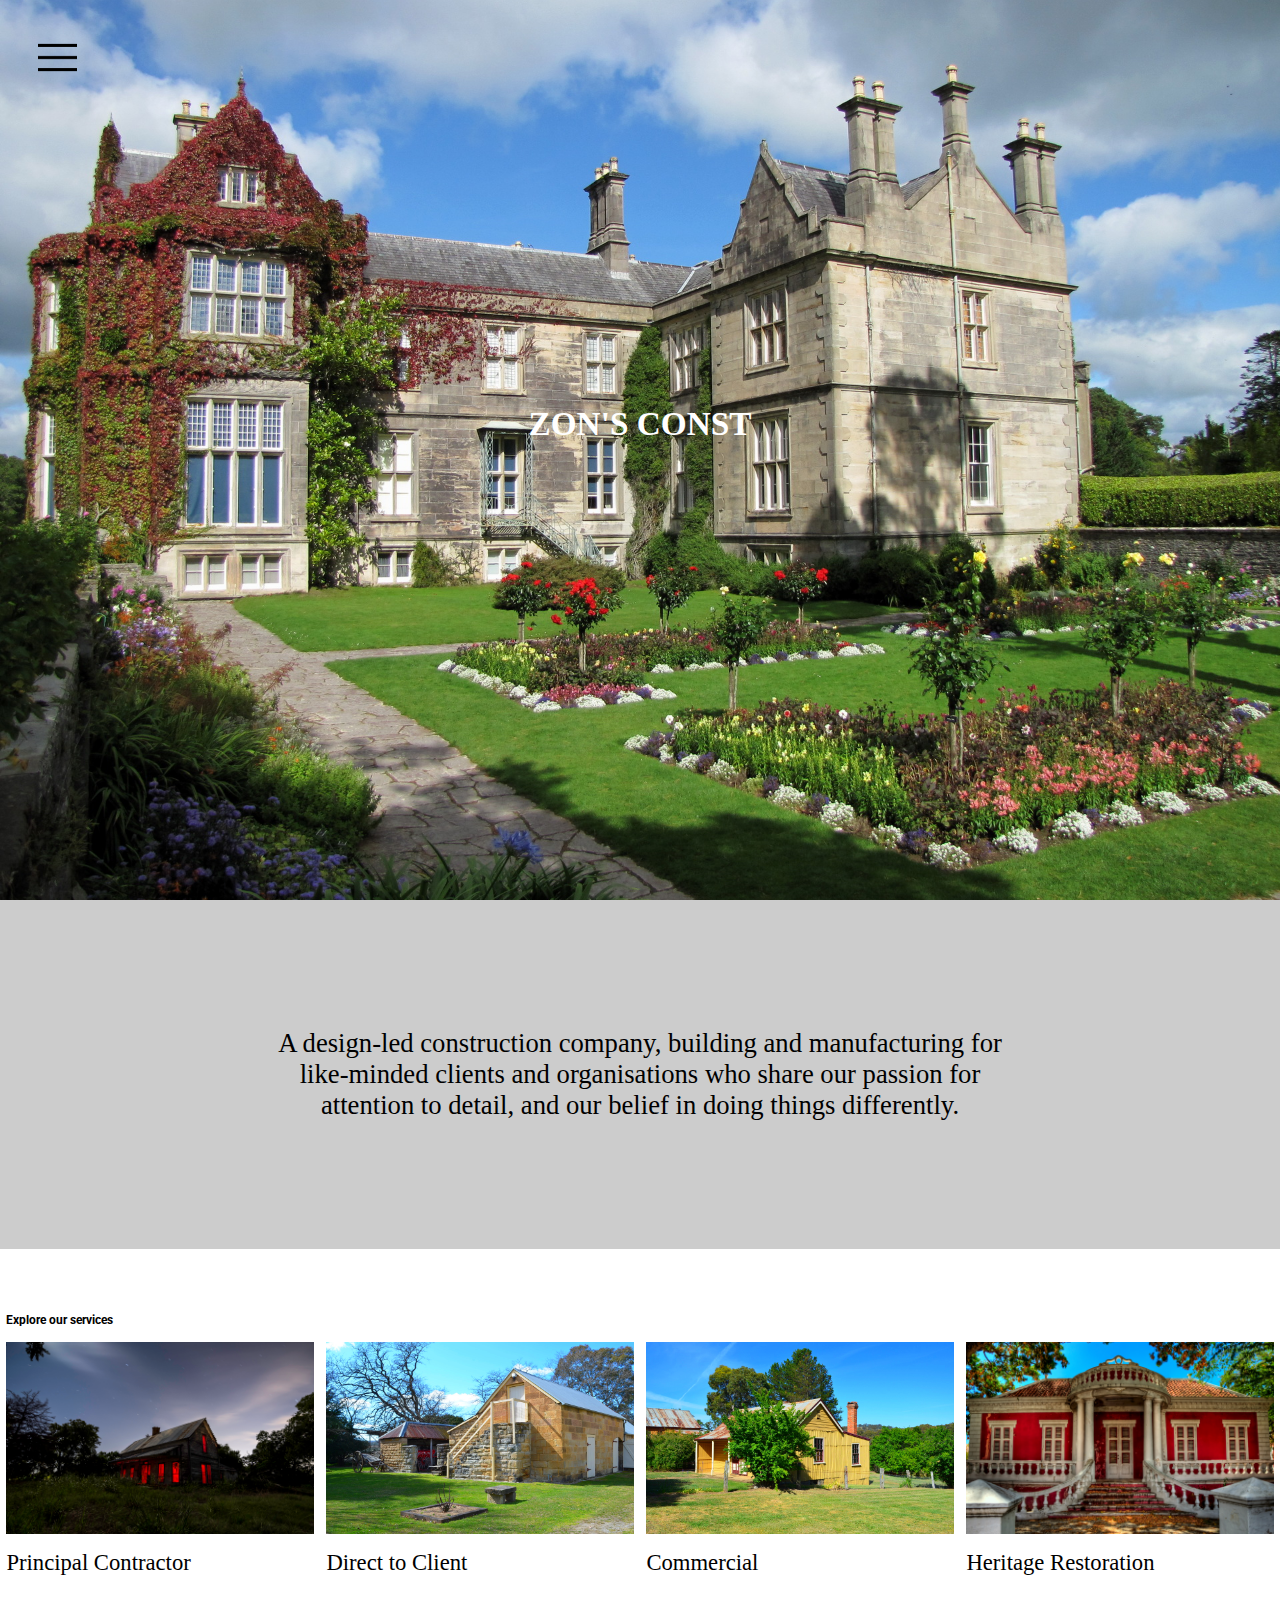
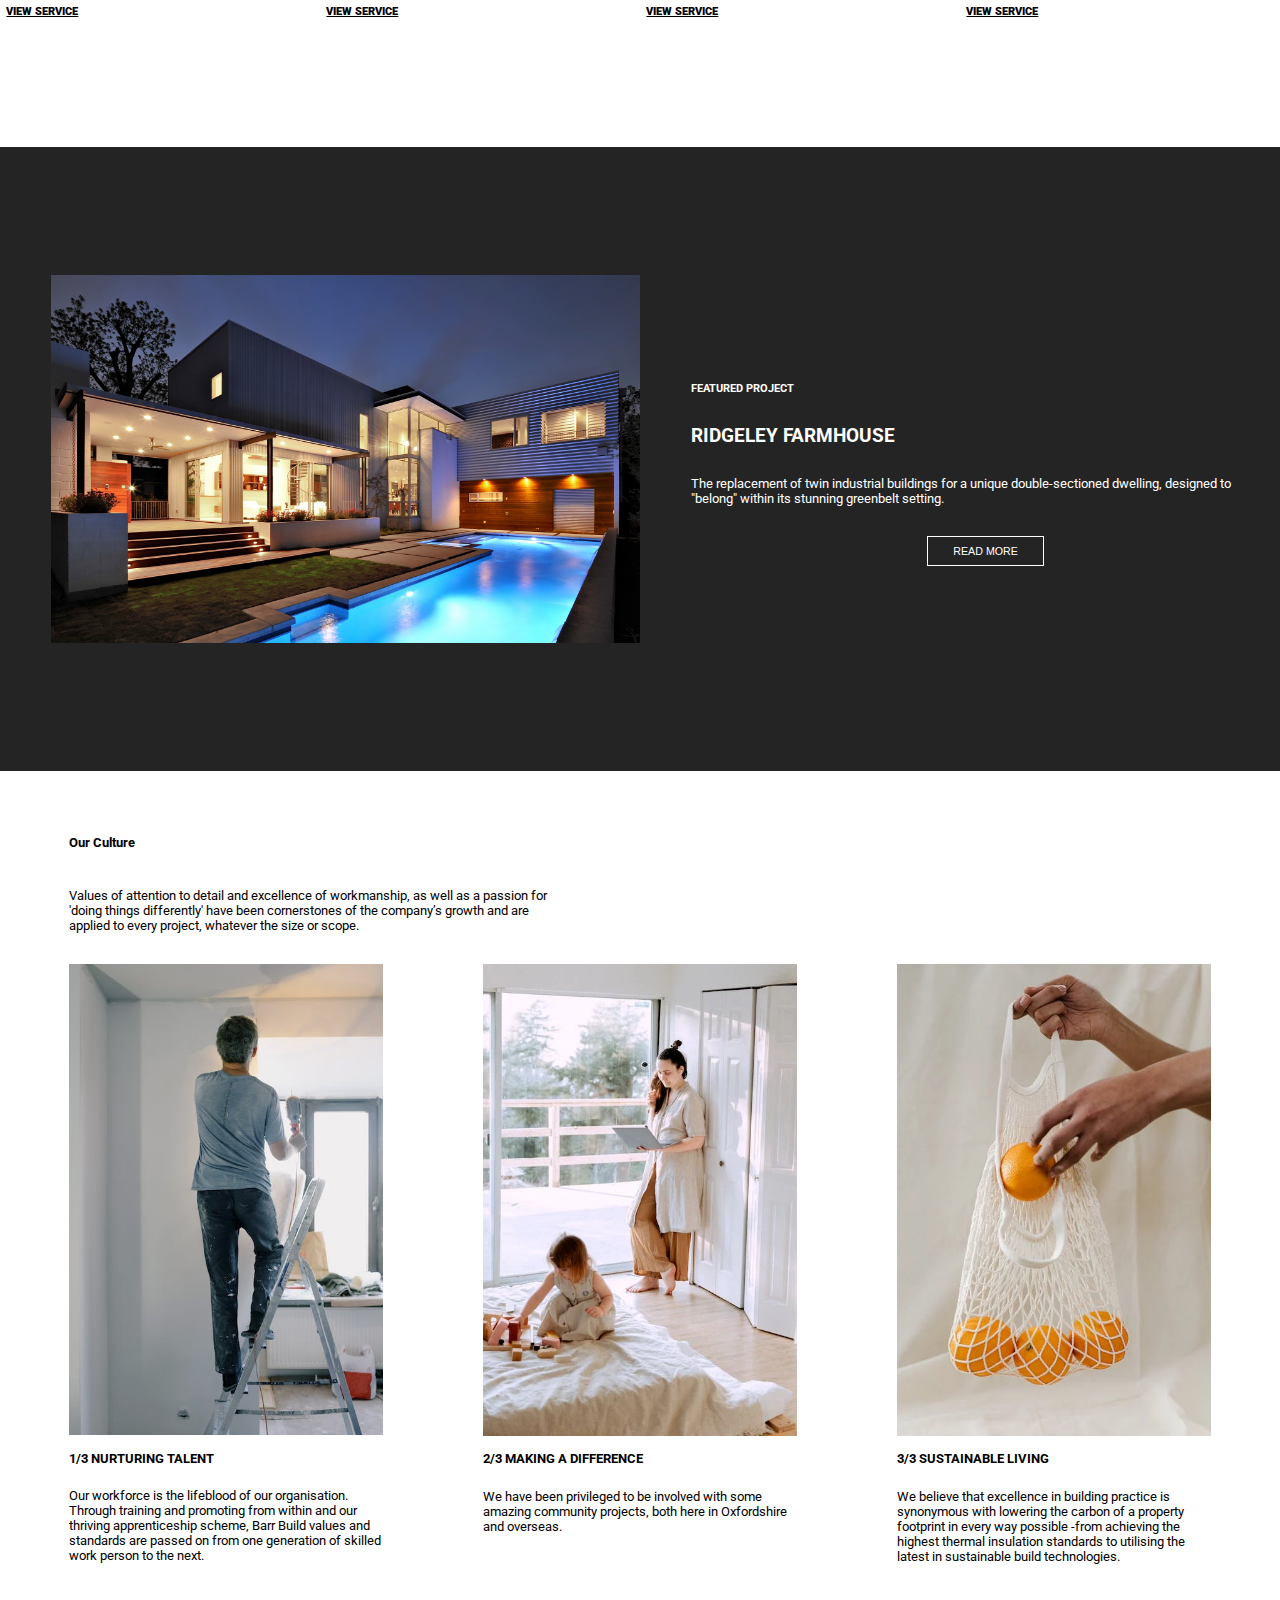
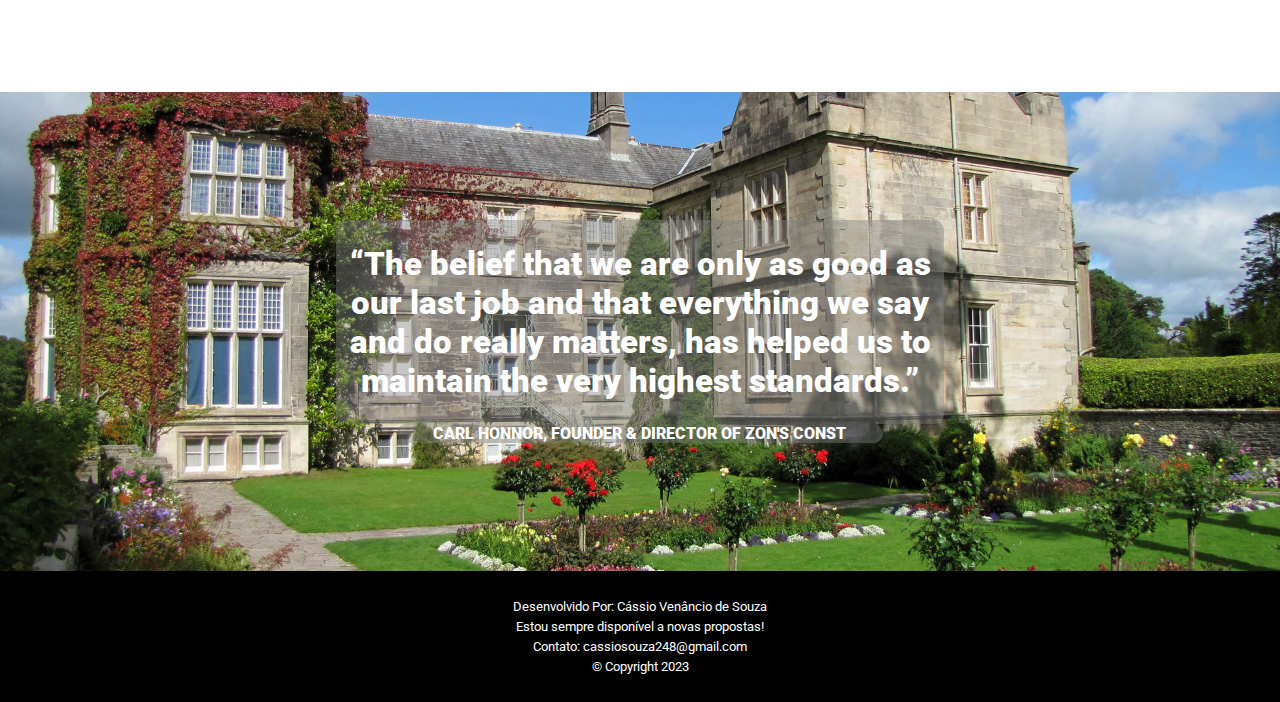
<file: index.html>
<!DOCTYPE html>
<html lang="pt-br">
<head>
    <meta charset="UTF-8">
    <meta http-equiv="X-UA-Compatible" content="IE=edge">
    <meta name="viewport" content="width=device-width, initial-scale=1.0">
    <title>ZON'S CONST</title>
    <link rel="stylesheet" href="CSS/style.css">
</head>
<body onload="ImgSize()">
    <section id="indexsize" class="indexback">
        <h1>ZON'S CONST</h1>
    </section>
    <section class="about" id="animation">
        <p>A design-led construction company, building and manufacturing for like-minded clients and organisations who share our passion for attention to detail, and our belief in doing things differently.</p>
    </section>
    <section class="services">
        <h2>Explore our services</h2>
        <div class="container-services">
            <div>
                <img class="fixsize" src="assets/702754.jpg" alt="Image of a house">
                <h3>Principal Contractor</h3>
                <p><a href="contractor.html">VIEW SERVICE</a></p>
            </div>
            <div>
                <img src="assets/house2.jpg" alt="Image of a house">
                <h3>Direct to Client</h3>
                <p><a href="direct.html">VIEW SERVICE</a></p>
            </div>
            <div>
                <img src="assets/house3.jpg" alt="Image of a house">
                <h3>Commercial</h3>
                <p><a href="commercial.html">VIEW SERVICE</a></p>
            </div>
            <div>
                <img src="assets/house4.jpg" alt="Image of a house">
                <h3>Heritage Restoration</h3>
                <p><a href="restoration.html">VIEW SERVICE</a></p>
            </div>
        </div>
    </section>
    <section class="project">
        <div class="container-project">
            <div>   
                <img src="assets/house5.jpg" alt="">
            </div>
            <div>
                <h2>FEATURED PROJECT</h2>
                <h3>RIDGELEY FARMHOUSE</h3>
                <p>The replacement of twin industrial buildings for a unique double-sectioned dwelling, designed to "belong" within its stunning greenbelt setting.</p>
                <input type="button" value="READ MORE">
            </div>
        </div>
    </section>
    <section class="culture">
        <div>
            <h2>Our Culture</h2>
            <p>Values of attention to detail and excellence of workmanship, as well as a passion for 'doing things differently' have been cornerstones of the company’s growth and are applied to every project, whatever the size or scope.</p>
        </div>
        <div>
            <div class="container-culture">
                <div>
                    <img src="assets/paint.jpg" alt="">
                    <h3>1/3 NURTURING TALENT</h3>
                    <p>Our workforce is the lifeblood of our organisation. Through training and promoting from within and our thriving apprenticeship scheme, Barr Build values and standards are passed on from one generation of skilled work person to the next.</p>
                </div>
                <div>
                    <img src="assets/work.jpg" alt="">
                    <h3>2/3 MAKING A DIFFERENCE</h3>
                    <p>We have been privileged to be involved with some amazing community projects, both here in Oxfordshire and overseas.</p>
                </div>
                <div>
                    <img src="assets/susten.jpg" alt="">
                    <h3>3/3 SUSTAINABLE LIVING</h3>
                    <p>We believe that excellence in building practice is synonymous with lowering the carbon of a property footprint in every way possible -from achieving the highest thermal insulation standards to utilising the latest in sustainable build technologies.</p>
                </div>
        </div>
        </div>
    </section>
    <section class="frase">
        <div>
            <p>“The belief that we are only as good as our last job and that everything we say and do really matters, has helped us to maintain the very highest standards.”</p>
            <aside>CARL HONNOR, FOUNDER & DIRECTOR OF ZON'S CONST</aside>
        </div>
    </section>
    <section id="fixedMenu" class="menu">
        <img id="ImgCallerMenu" src="assets/menu.ico" alt="">
    </section>
    <section id="op" class="options">
        <div class="chooses">
            <p><a href="index.html">HOME</a></p>
            <p><a href="about.html">ABOUT</a></p>
            <p><a href="index.html">PROJECTS</a></p>
            <p><a href="contact.html">CONTACT</a></p>
        </div>
        <div class="contato">
            <aside>GET IN TOUCH</aside>
            <p>cassiosouza248@gmail.com</p>
            <p>55+ (48) 9880-30904</p>
        </div>
    </section>
    <footer>
        <p>Desenvolvido Por: Cássio Venâncio de Souza</p>
        <p>Estou sempre disponível a novas propostas!</p>
        <p>Contato: cassiosouza248@gmail.com</p>
        <p>© Copyright 2023</p>
    </footer>
    <script src="JavaScript/script.js"></script>
</body>
</html>
</file>
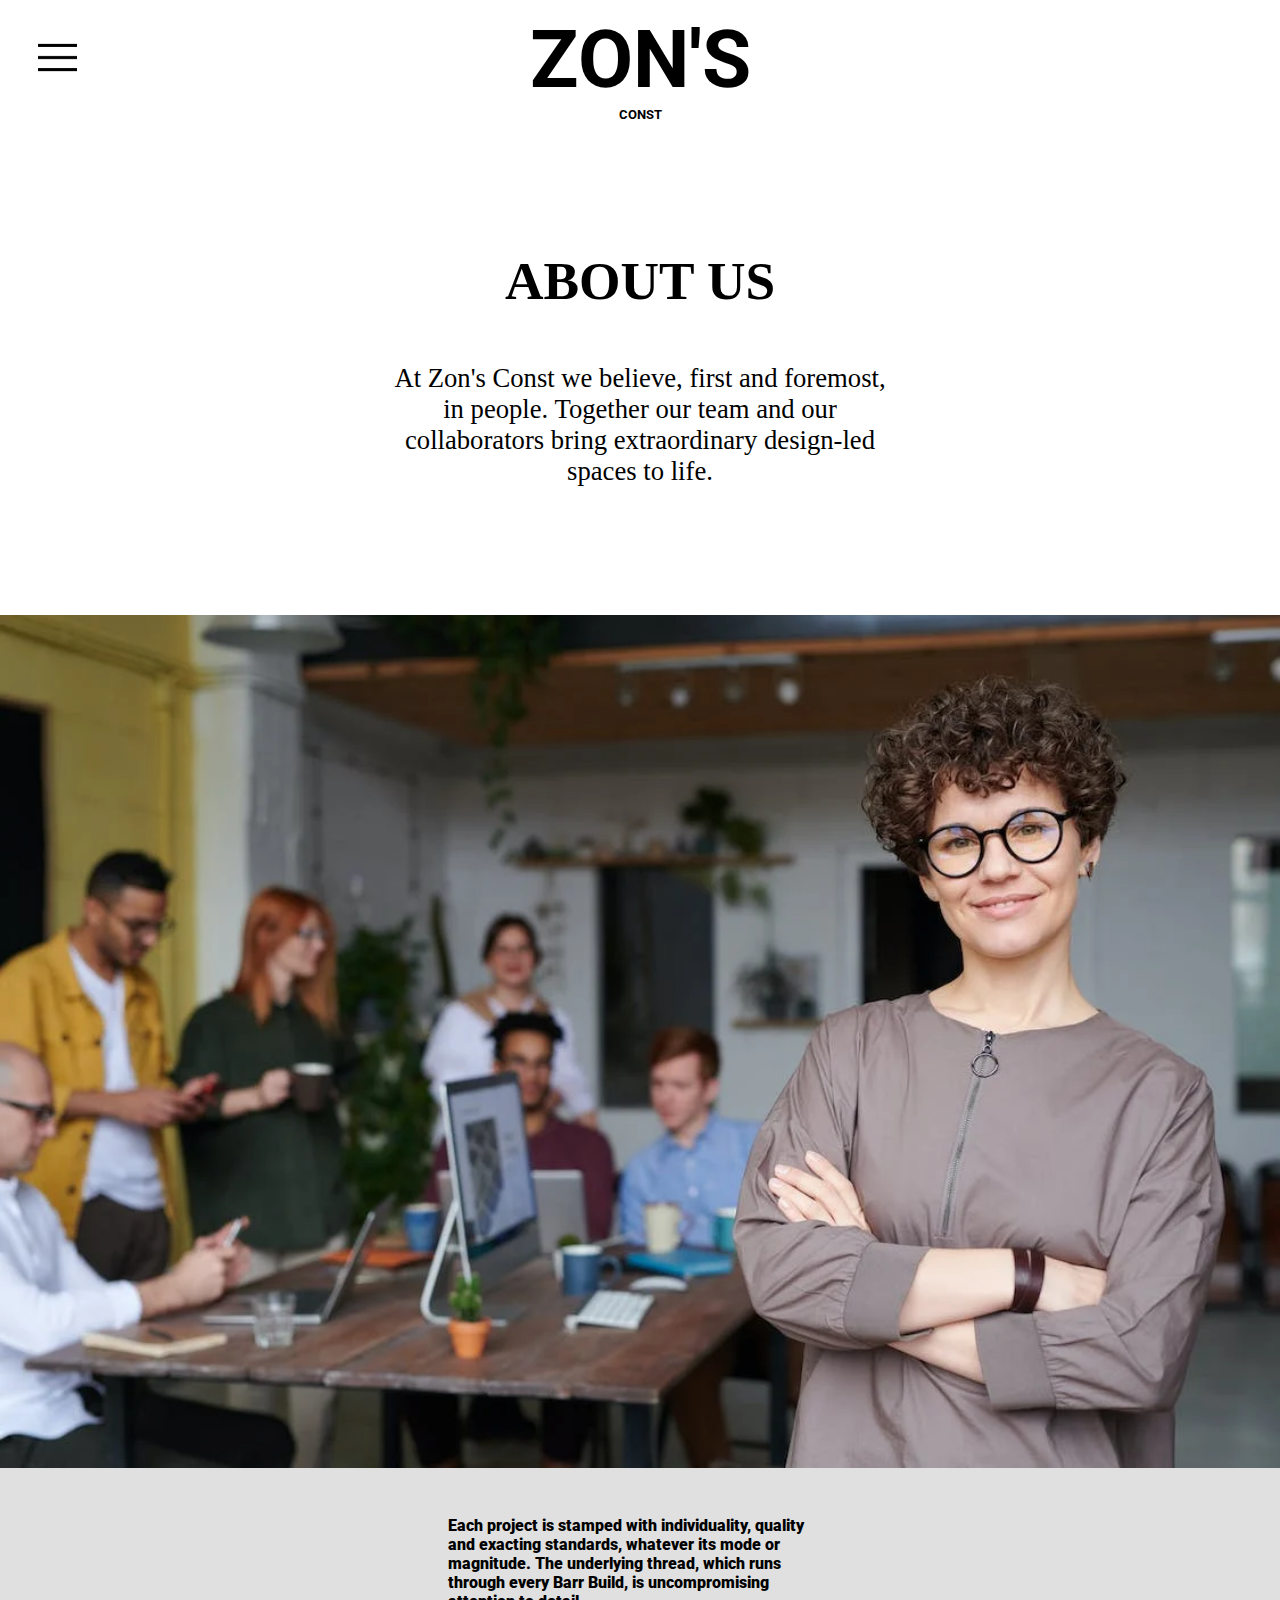
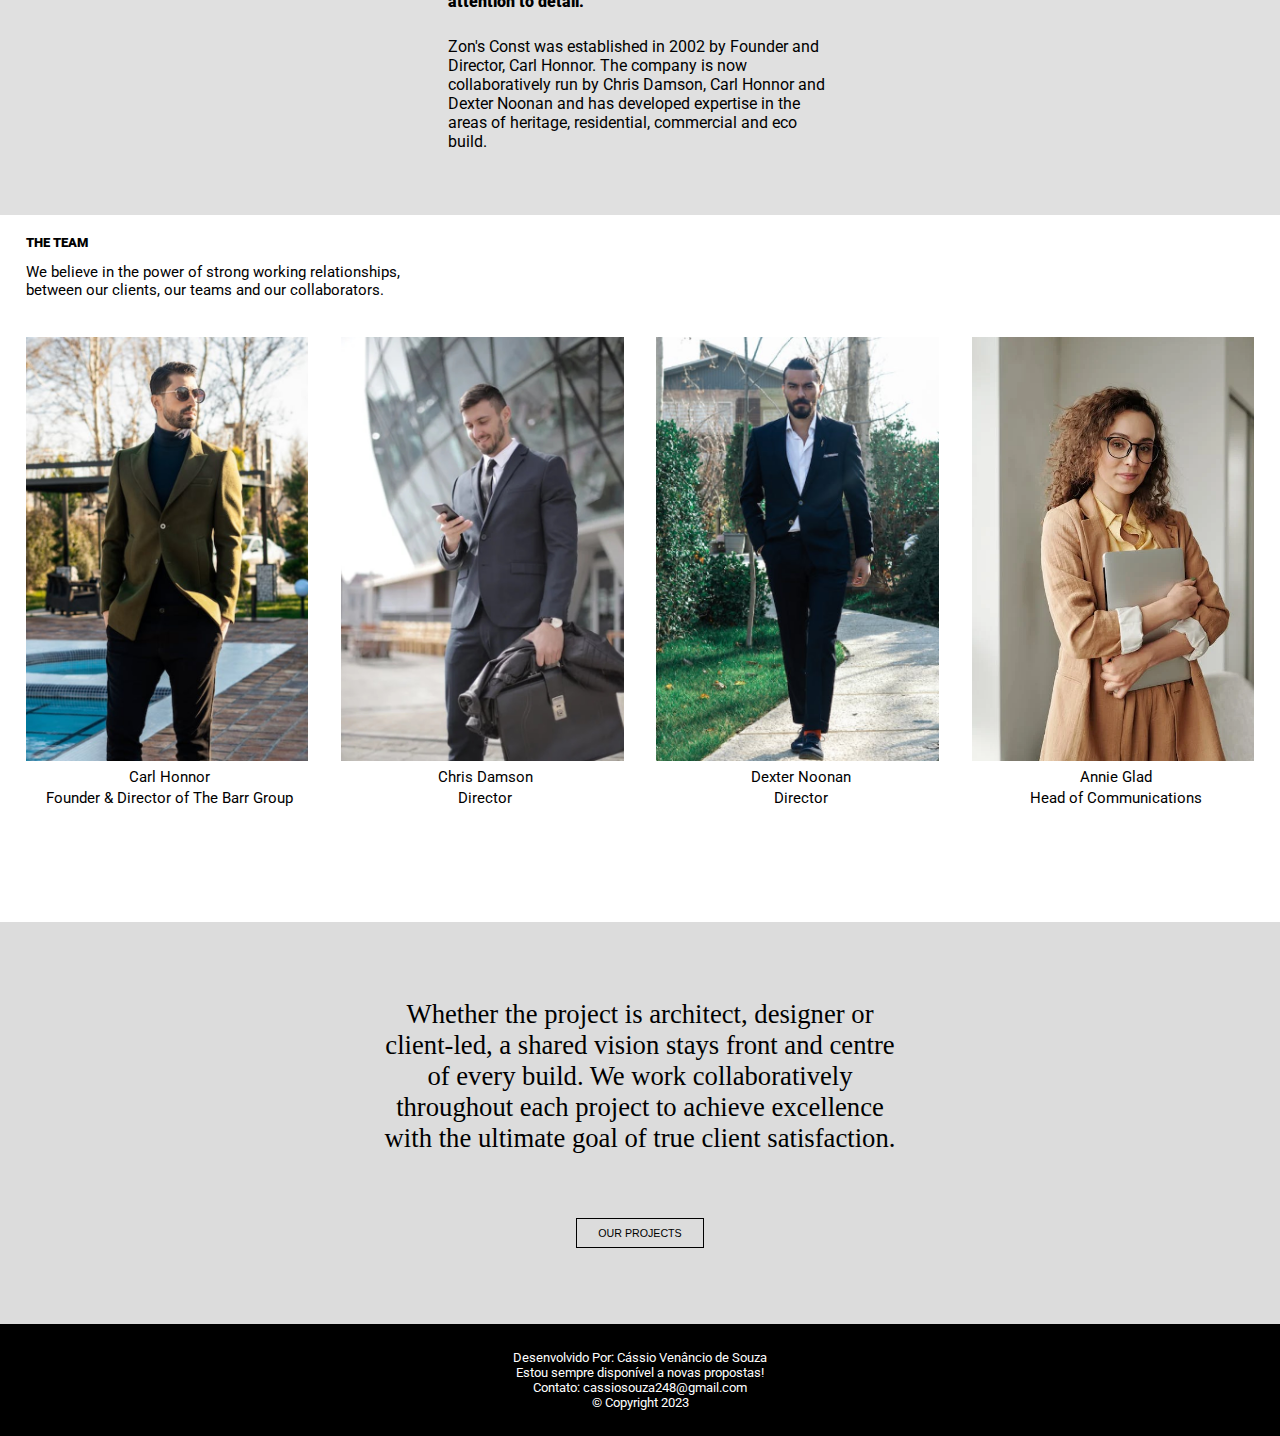
<file: about.html>
<!DOCTYPE html>
<html lang="pt-br">
<head>
    <meta charset="UTF-8">
    <meta http-equiv="X-UA-Compatible" content="IE=edge">
    <meta name="viewport" content="width=device-width, initial-scale=1.0">
    <title>About - ZON'S CONST</title>
    <link rel="stylesheet" href="CSS/about.css">
</head>
<body>
        <header>
            <h1>ZON'S</h1>
            <h1 class="const">CONST</h1>
        </header>
        <main id="closemenuabout">
            <section class='container-about'>
                <h2>ABOUT US</h2>
                <p>At Zon's Const we believe, first and foremost, in people. Together our team and our collaborators bring extraordinary design-led spaces to life.</p>
                <img src="assets/people.jpg" alt="">
            </section>
            <section class="MoreAbout">
                <p class="bebold">Each project is stamped with individuality, quality and exacting standards, whatever its mode or magnitude. The underlying thread, which runs through every Barr Build, is uncompromising attention to detail.</p>
                <p class="margin">Zon's Const was established in 2002 by Founder and Director, Carl Honnor. The company is now collaboratively run by Chris Damson, Carl Honnor and Dexter Noonan and has developed expertise in the areas of heritage, residential, commercial and eco build.
                </p>
            </section>
            <section class="theteam">
                <h2>THE TEAM</h2>
                <p>We believe in the power of strong working relationships, between our clients, our teams and our collaborators.</p>
                <div id="teamcellJS" class="teamCell">
                    <img id="ImgPeople" src="assets/man1.jpg" alt="">
                    <p id="name">Carl Honnor</p>
                    <p id="Job">Founder & Director of The Barr Group</p>
                    <div class="flexbuttons">
                        <p id="right">Next</p>
                        <p id="left">Previous</p>
                    </div>
                </div>
                <div class='container-teamPC'>
                    <div>
                        <img src="assets/man1.jpg" alt="">
                        <p>Carl Honnor</p>
                        <p>Founder & Director of The Barr Group</p>
                    </div>
                    <div>
                        <img src="assets/man2.jpg" alt="">
                        <p>Chris Damson</p>
                        <p>Director</p>
                    </div>
                    <div>
                        <img src="assets/man3.jpg" alt="">
                        <p>Dexter Noonan</p>
                        <p>Director</p>
                    </div>
                    <div>
                        <img src="assets/man4.jpg" alt="">
                        <p>Annie Glad</p>
                        <p>Head of Communications</p>
                    </div>
                </div>
            </section>
        <section class="projects">
            <p>Whether the project is architect, designer or client-led, a shared vision stays front and centre of every build. We work collaboratively throughout each project to achieve excellence with the ultimate goal of true client satisfaction.</p>
            <input type="button" value="OUR PROJECTS">
        </section>
    </main>
    <section id="fixedMenu" class="menu">
        <img id="ImgCallerMenu" src="assets/menu.ico" alt="">
    </section>
    <section id="op" class="options">
        <div class="chooses">
            <p><a href="index.html">HOME</a></p>
            <p><a href="about.html">ABOUT</a></p>
            <p><a href="index.html">PROJECTS</a></p>
            <p><a href="contact.html">CONTACT</a></p>
        </div>
        <div class="contato">
            <aside>GET IN TOUCH</aside>
            <p>cassiosouza248@gmail.com</p>
            <p>55+ (48) 9880-30904</p>
        </div>
    </section>
    <footer>
        <p>Desenvolvido Por: Cássio Venâncio de Souza</p>
        <p>Estou sempre disponível a novas propostas!</p>
        <p>Contato: cassiosouza248@gmail.com</p>
        <p>© Copyright 2023</p>
    </footer>
    <script src="JavaScript/script.js"></script>
    <script src="JavaScript/images.js"></script>
</body>
</html>
</file>
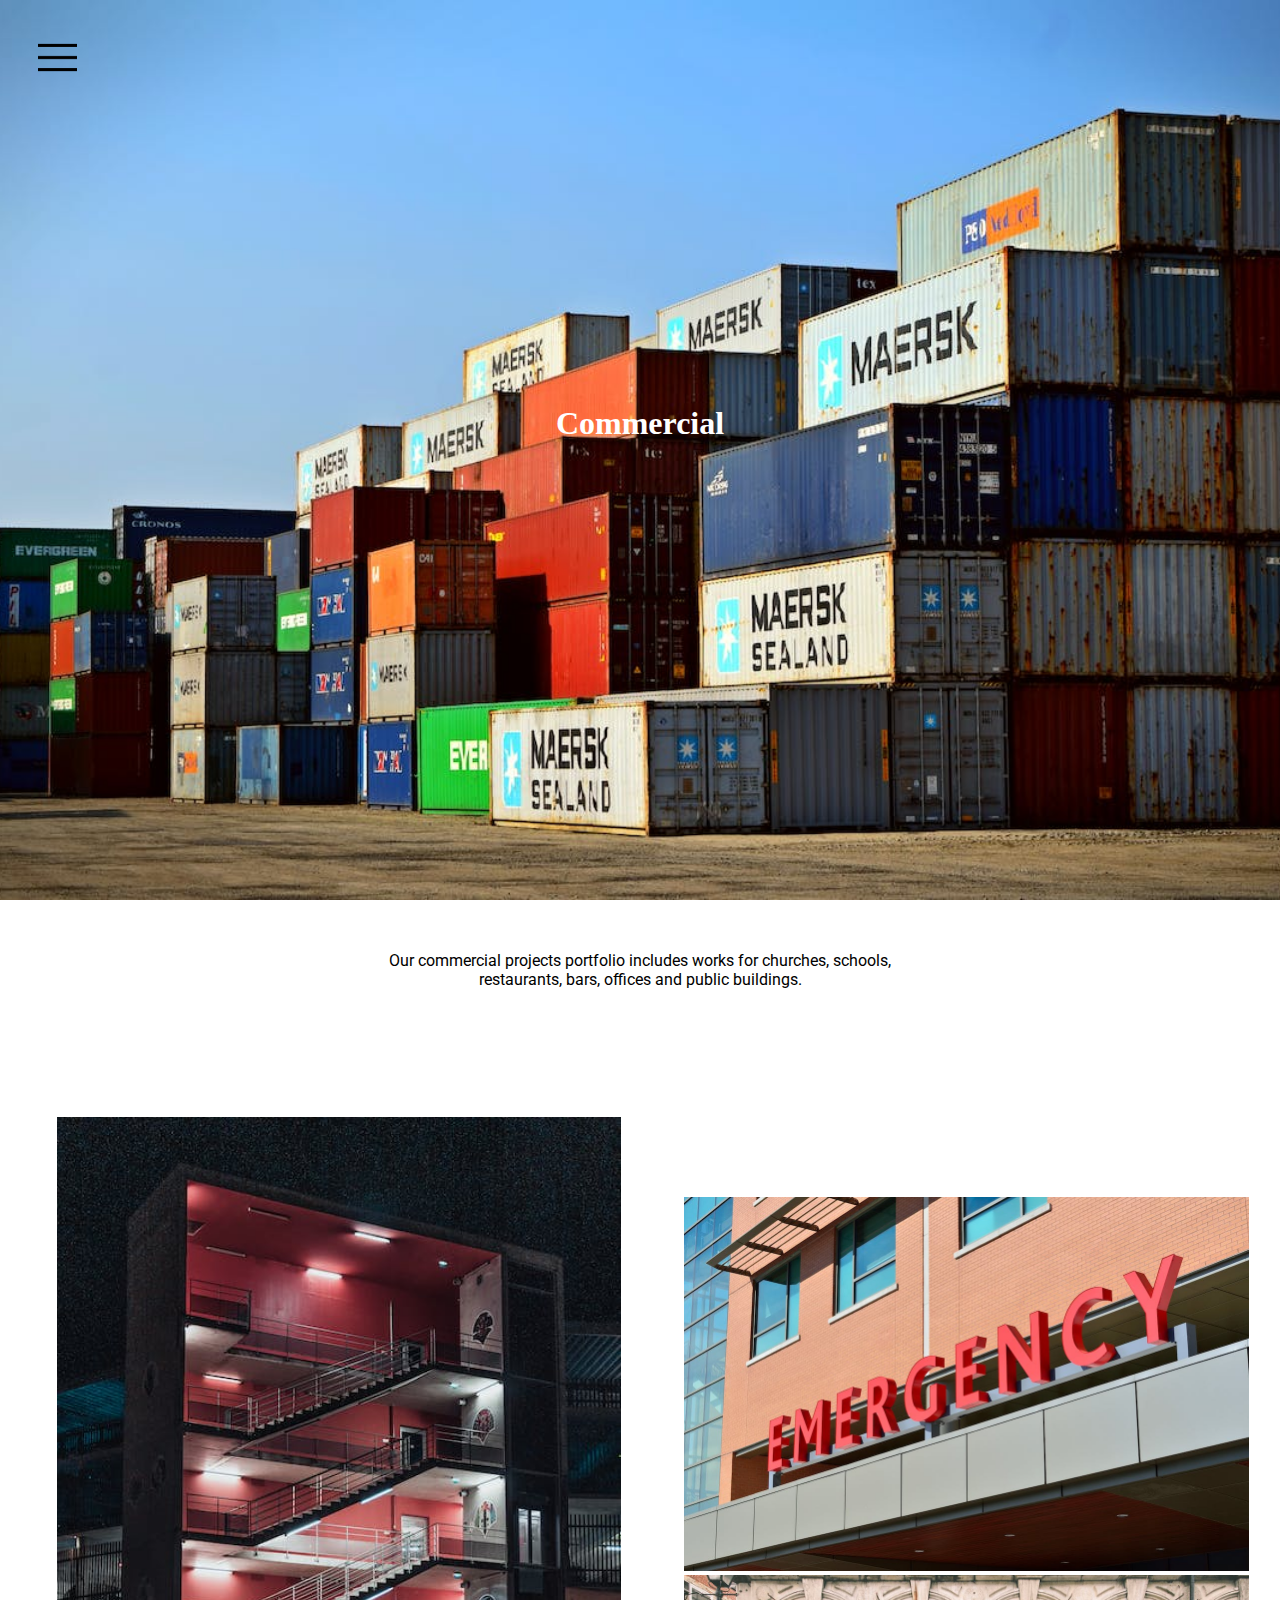
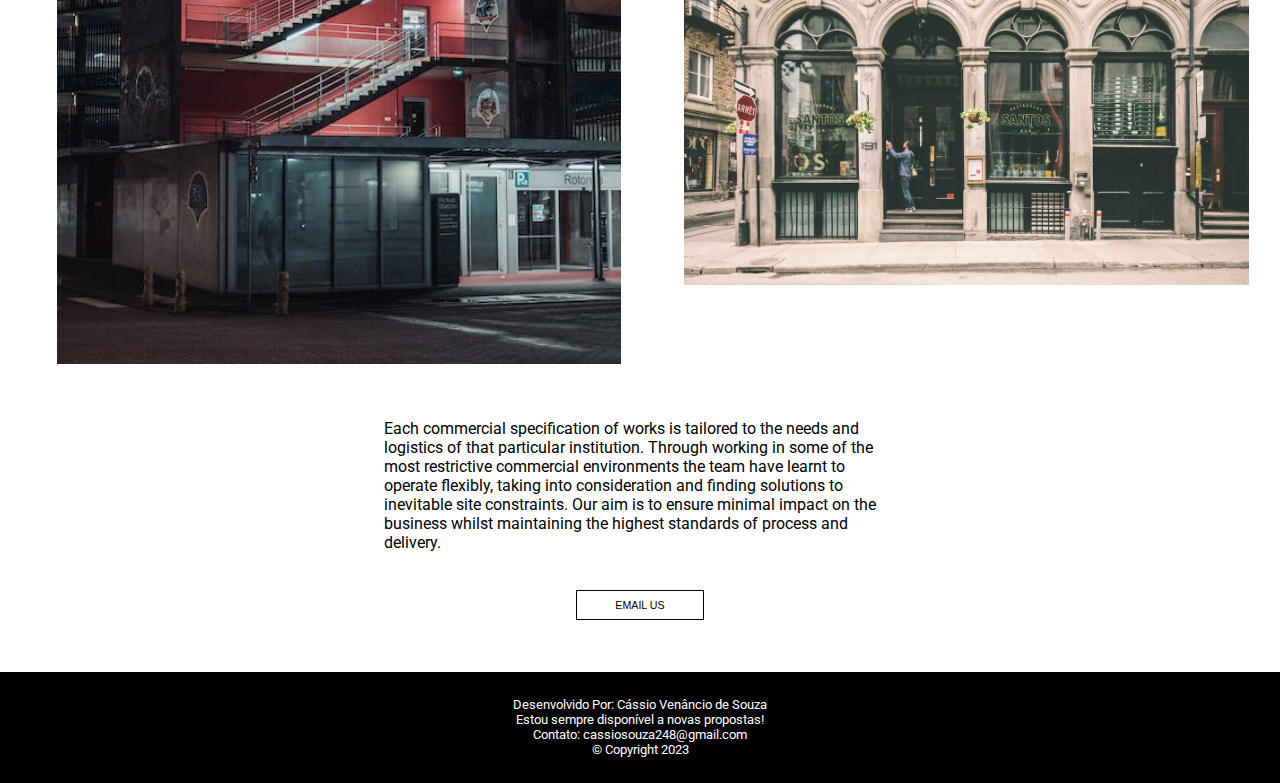
<file: commercial.html>
<!DOCTYPE html>
<html lang="pt-br">
<head>
    <meta charset="UTF-8">
    <meta http-equiv="X-UA-Compatible" content="IE=edge">
    <meta name="viewport" content="width=device-width, initial-scale=1.0">
    <title>Commercial</title>
    <link rel="stylesheet" href="CSS/contractor.css">
</head>
<body onload="ImgSize()">
    <section id="indexsize" class="indexback3">
        <h1>Commercial</h1>
    </section>
    <section class="contractor">
        <p>Our commercial projects portfolio includes works for churches, schools, restaurants, bars, offices and public buildings.</p>
        <div class='container-contract'>
            <div>
                <img src="assets/commercial3.jpeg" alt="">
            </div>
            <div class="ImgSeps">
                <div>
                    <img src="assets/commercial1.jpeg" alt="">
                </div>
                <div>
                    <img src="assets/commercial2.jpeg" alt="">
                </div>
            </div>
        </div>
        <div class="LeftP">
            <p>Each commercial specification of works is tailored to the needs and logistics of that particular institution. Through working in some of the most restrictive commercial environments the team have learnt to operate flexibly, taking into consideration and finding solutions to inevitable site constraints. Our aim is to ensure minimal impact on the business whilst maintaining the highest standards of process and delivery.</p>
            <input type="button" value="EMAIL US">
        </div>
    </section>
    <section id="fixedMenu" class="menu">
        <img id="ImgCallerMenu" src="assets/menu.ico" alt="">
    </section>
    <section id="op" class="options">
        <div class="chooses">
            <p><a href="index.html">HOME</a></p>
            <p><a href="about.html">ABOUT</a></p>
            <p>SERVICES</p>
            <p>PROJECTS</p>
        </div>
        <div class="contato">
            <aside>GET IN TOUCH</aside>
            <p>cassiosouza248@gmail.com</p>
            <p>55+ (48) 9880-30904</p>
        </div>
    </section>
    <footer>
        <p>Desenvolvido Por: Cássio Venâncio de Souza</p>
        <p>Estou sempre disponível a novas propostas!</p>
        <p>Contato: cassiosouza248@gmail.com</p>
        <p>© Copyright 2023</p>
    </footer>
    <script src="JavaScript/script.js"></script>
</body>
</html>
</file>
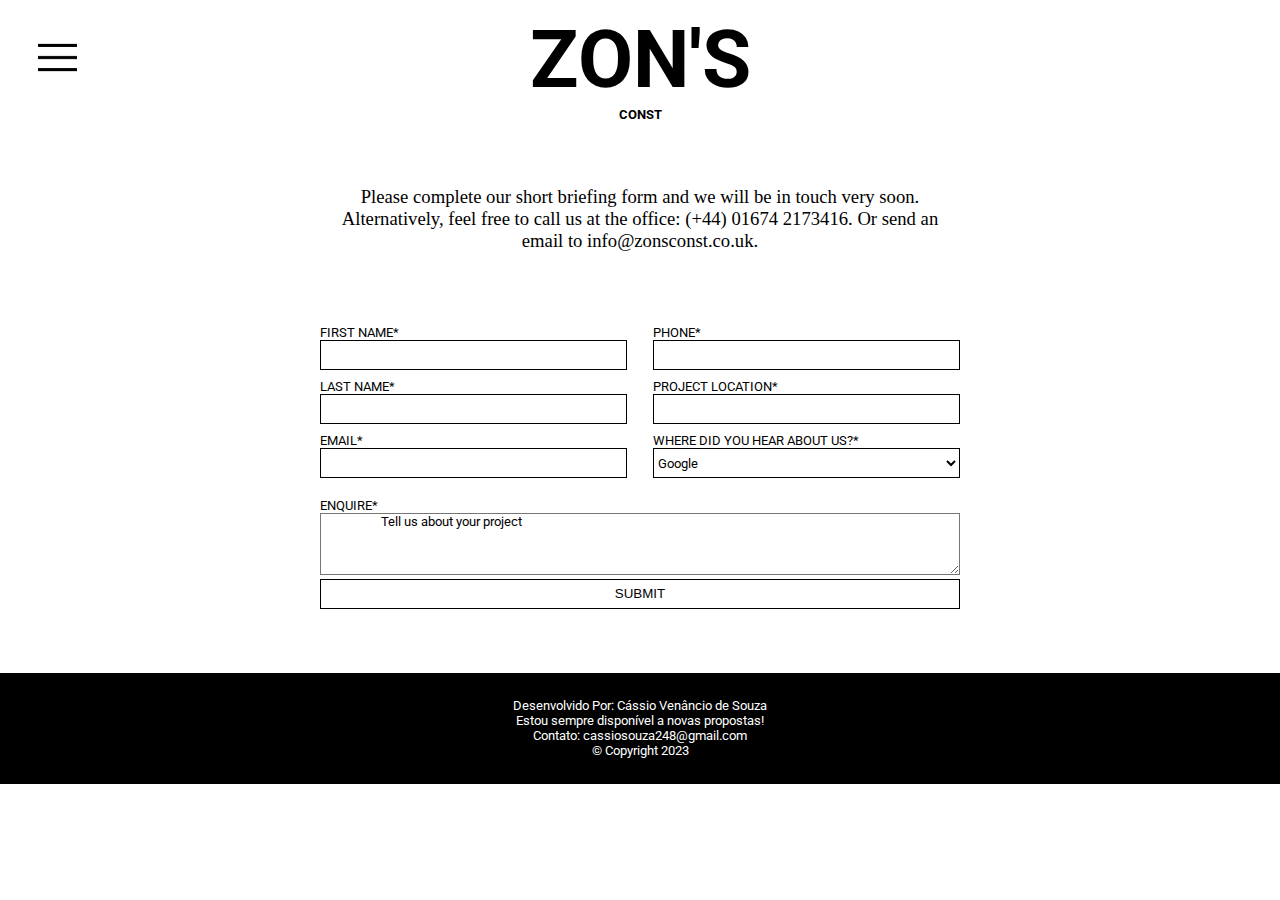
<file: contact.html>
<!DOCTYPE html>
<html lang="pt-br">
<head>
    <meta charset="UTF-8">
    <meta http-equiv="X-UA-Compatible" content="IE=edge">
    <meta name="viewport" content="width=device-width, initial-scale=1.0">
    <title>Contact</title>
    <link rel="stylesheet" href="CSS/contact.css">
</head>
<body>
    <header>
        <h1>ZON'S</h1>
        <h1 class="const">CONST</h1>
    </header>
    <section class="Frase">
        <p>Please complete our short briefing form and we will be in touch very soon. Alternatively, feel free to call us at the office: (+44) 01674 2173416. Or send an email to info@zonsconst.co.uk.</p>
    </section>
    <section class="forms">
        <form action="">
            <div class='container-form'>
                <div>
                    <p>FIRST NAME*</p>
                    <input type="text" name="" id="fName" required>
                    <p>LAST NAME*</p>
                    <input type="text" name="" id="lName" required>
                    <p>EMAIL*</p>
                    <input type="email" name="" id="Mail" required>
                </div>
                <div>
                    <p>PHONE*</p>
                    <input type="tel" name="" id="Phone" required>
                    <p>PROJECT LOCATION*</p>
                    <input type="text" name="" id="Loc" required>
                    <p>WHERE DID YOU HEAR ABOUT US?*</p>
                    <select name="" id="cars" required>
                        <option value="Google">Google</option>
                        <option value="Instagram">Instagram</option>
                        <option value="Linkedin">Linkedin</option>
                        <option value="Word of Mouth">Word of Mouth</option>
                        <option value="Other">Other</option>
                    </select>
                </div>
            </div>
                <p>ENQUIRE*</p>
                <textarea id="w3review" name="w3review" rows="4" cols="50" required>
                    Tell us about your project
                </textarea>
                <input type="submit" value="SUBMIT">
        </form>
    </section>
    <section id="fixedMenu" class="menu">
        <img id="ImgCallerMenu" src="assets/menu.ico" alt="">
    </section>
    <section id="op" class="options">
        <div class="chooses">
            <p><a href="index.html">HOME</a></p>
            <p><a href="about.html">ABOUT</a></p>
            <p><a href="index.html">PROJECTS</a></p>
            <p><a href="contact.html">CONTACT</a></p>
        </div>
        <div class="contato">
            <aside>GET IN TOUCH</aside>
            <p>cassiosouza248@gmail.com</p>
            <p>55+ (48) 9880-30904</p>
        </div>
    </section>
    <footer>
        <p>Desenvolvido Por: Cássio Venâncio de Souza</p>
        <p>Estou sempre disponível a novas propostas!</p>
        <p>Contato: cassiosouza248@gmail.com</p>
        <p>© Copyright 2023</p>
    </footer>
    <script src="JavaScript/script.js"></script>
</body>
</html>
</file>
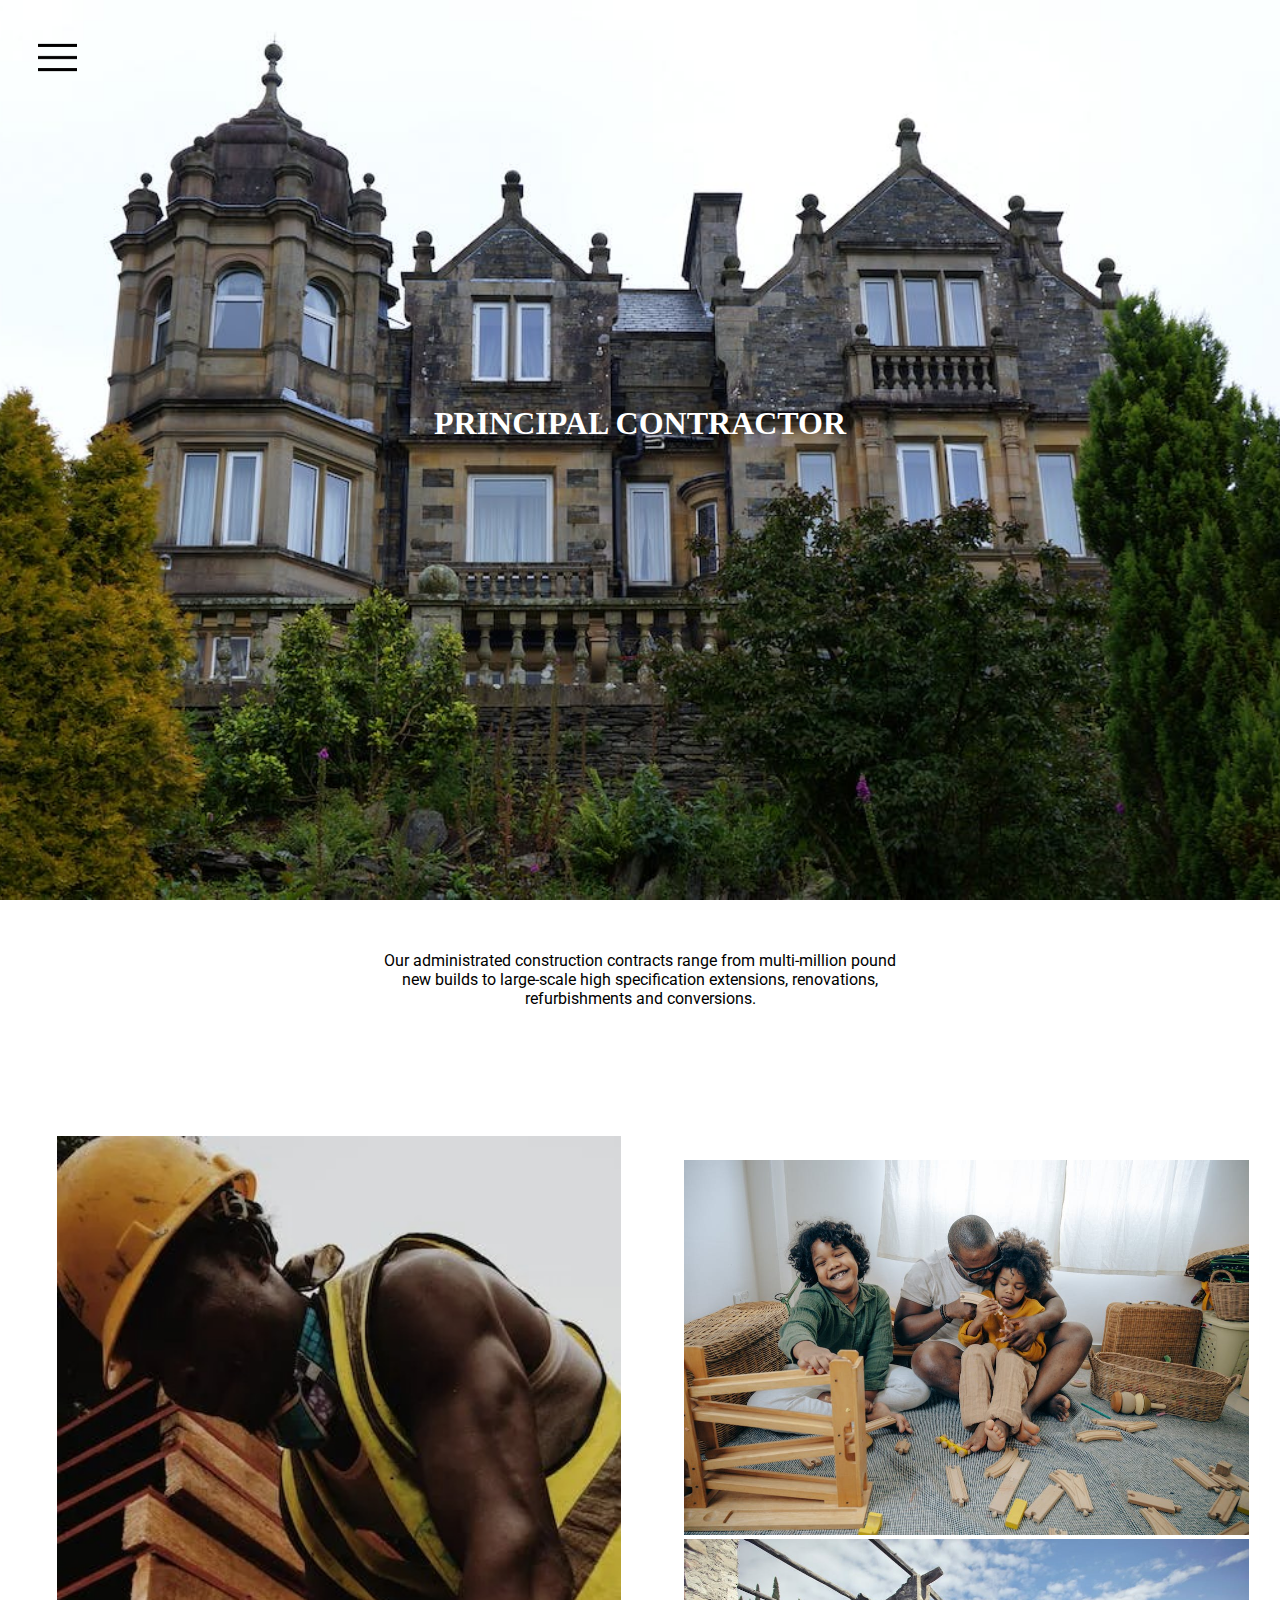
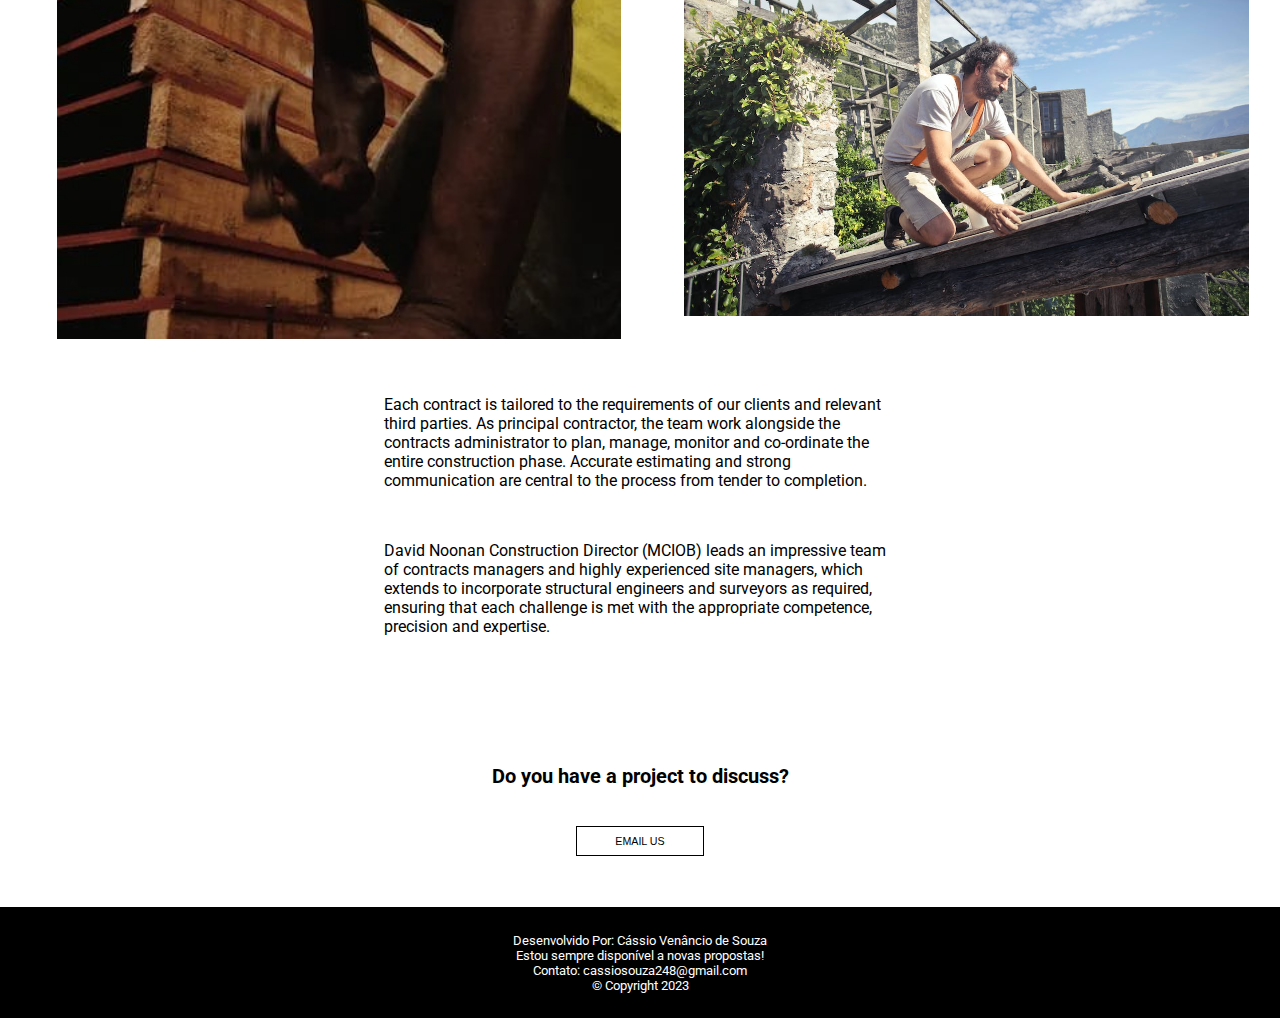
<file: contractor.html>
<!DOCTYPE html>
<html lang="pt-br">
<head>
    <meta charset="UTF-8">
    <meta http-equiv="X-UA-Compatible" content="IE=edge">
    <meta name="viewport" content="width=device-width, initial-scale=1.0">
    <title>Principal Contractor</title>
    <link rel="stylesheet" href="CSS/contractor.css">
</head>
<body onload="ImgSize()">
    <section id="indexsize" class="indexback">
        <h1>PRINCIPAL CONTRACTOR</h1>
    </section>
    <section class="contractor">
        <p>Our administrated construction contracts range from multi-million pound new builds to large-scale high specification extensions, renovations, refurbishments and conversions.</p>
        <div class='container-contract'>
            <div>
                <img src="assets/constructor1.jpg" alt="">
            </div>
            <div class="ImgSeps">
                <div>
                    <img src="assets/constructor2.jpg" alt="">
                </div>
                <div>
                    <img src="assets/constructor3.jpg" alt="">
                </div>
            </div>
        </div>
        <div class="LeftP">
            <p>Each contract is tailored to the requirements of our clients and relevant third parties. As principal contractor, the team work alongside the contracts administrator to plan, manage, monitor and co-ordinate the entire construction phase. Accurate estimating and strong communication are central to the process from tender to completion.</p>
            <p>David Noonan Construction Director (MCIOB) leads an impressive team of contracts managers and highly experienced site managers, which extends to incorporate structural engineers and surveyors as required, ensuring that each challenge is met with the appropriate competence, precision and expertise.</p>
            <h2>Do you have a project to discuss?</h2>
            <input type="button" value="EMAIL US">
        </div>
    </section>
    <section id="fixedMenu" class="menu">
        <img id="ImgCallerMenu" src="assets/menu.ico" alt="">
    </section>
    <section id="op" class="options">
        <div class="chooses">
            <p><a href="index.html">HOME</a></p>
            <p><a href="about.html">ABOUT</a></p>
            <p>SERVICES</p>
            <p>PROJECTS</p>
        </div>
        <div class="contato">
            <aside>GET IN TOUCH</aside>
            <p>cassiosouza248@gmail.com</p>
            <p>55+ (48) 9880-30904</p>
        </div>
    </section>
    <footer>
        <p>Desenvolvido Por: Cássio Venâncio de Souza</p>
        <p>Estou sempre disponível a novas propostas!</p>
        <p>Contato: cassiosouza248@gmail.com</p>
        <p>© Copyright 2023</p>
    </footer>
    <script src="JavaScript/script.js"></script>
</body>
</html>
</file>
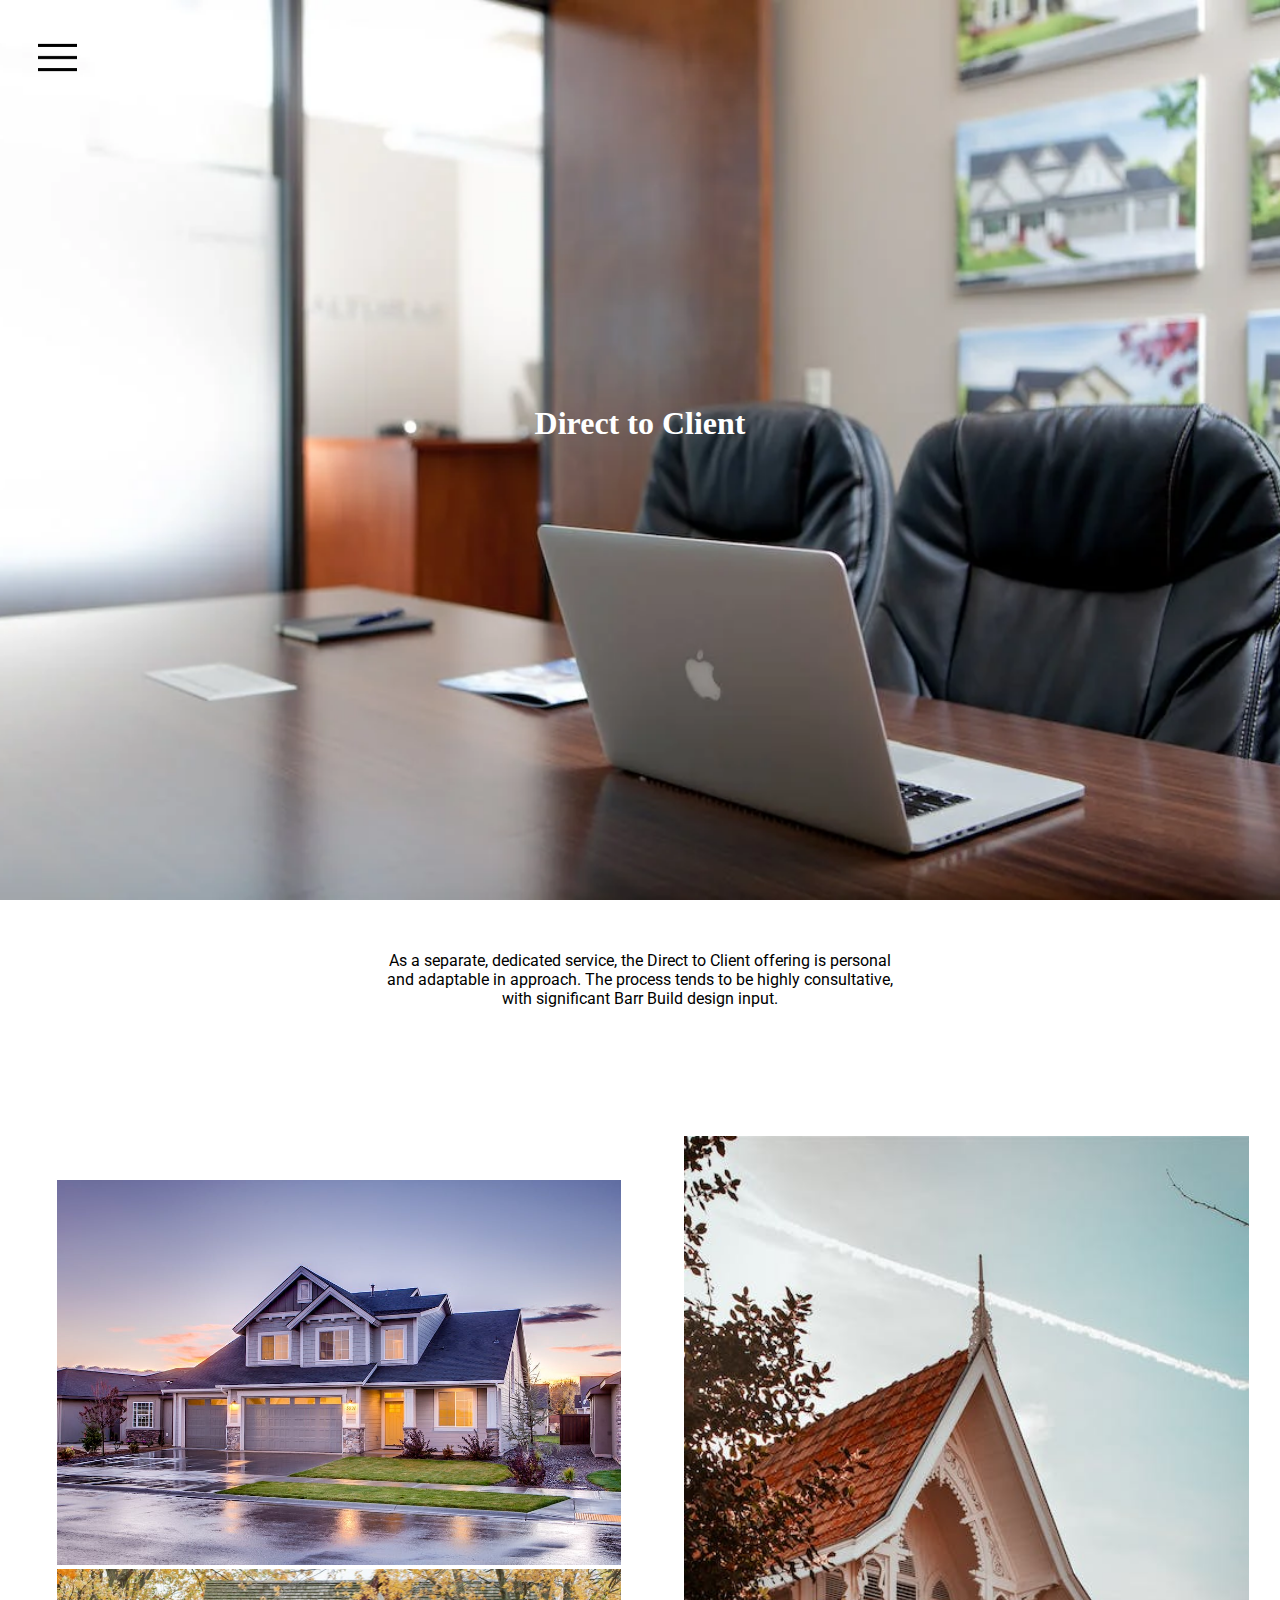
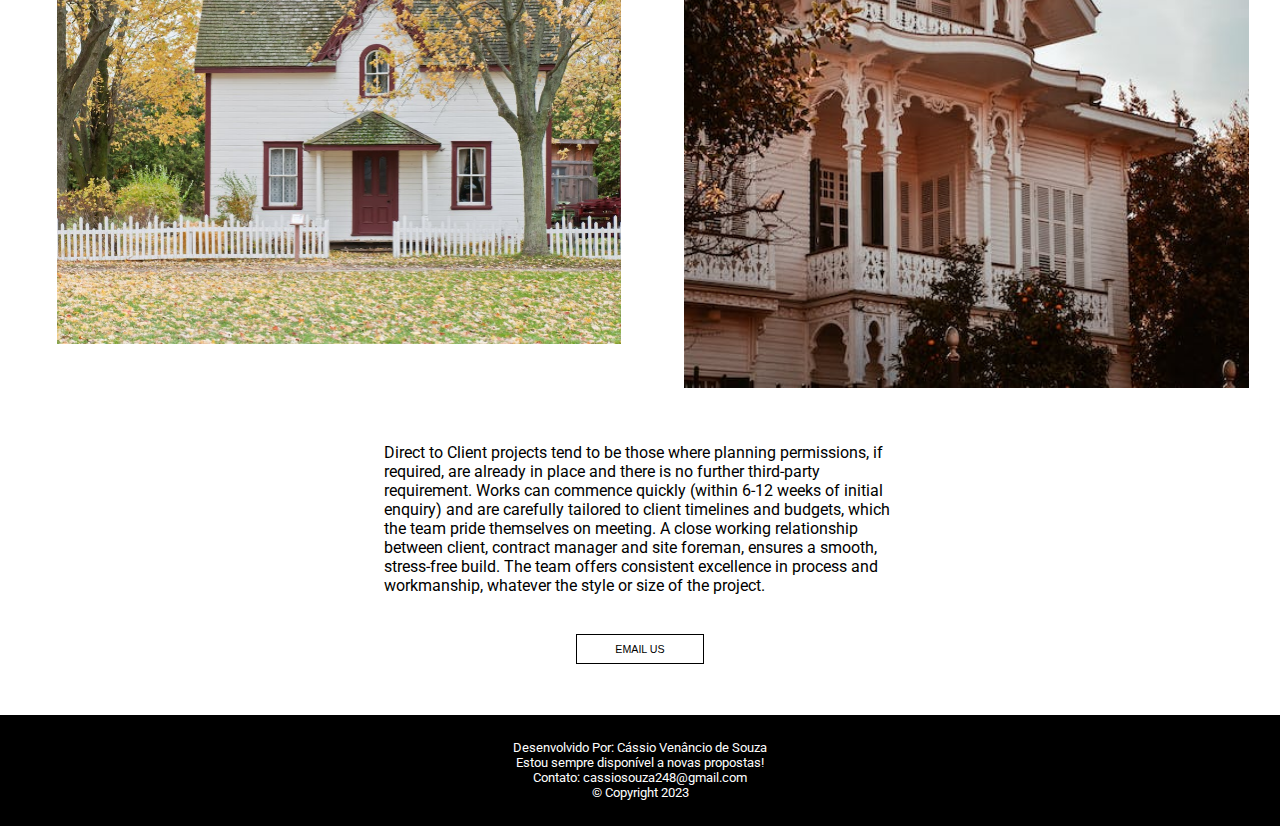
<file: direct.html>
<!DOCTYPE html>
<html lang="pt-br">
<head>
    <meta charset="UTF-8">
    <meta http-equiv="X-UA-Compatible" content="IE=edge">
    <meta name="viewport" content="width=device-width, initial-scale=1.0">
    <title>Direct to Client</title>
    <link rel="stylesheet" href="CSS/contractor.css">
</head>
<body onload="ImgSize()">
    <section id="indexsize" class="indexback2">
        <h1>Direct to Client</h1>
    </section>
    <section class="contractor">
        <p>As a separate, dedicated service, the Direct to Client offering is personal and adaptable in approach. The process tends to be highly consultative, with significant Barr Build design input.</p>
        <div class='container-contract'>
            <div class="ImgSeps">
                <div>
                    <img src="assets/directhouse2.jpg" alt="">
                </div>
                <div>
                    <img src="assets/directhouse.jpg" alt="">
                </div>
            </div>
            <div>
                <img src="assets/directhouse3.jpg" alt="">
            </div>
        </div>
        <div class="LeftP">
            <p>Direct to Client projects tend to be those where planning permissions, if required, are already in place and there is no further third-party requirement. Works can commence quickly (within 6-12 weeks of initial enquiry) and are carefully tailored to client timelines and budgets, which the team pride themselves on meeting. A close working relationship between client, contract manager and site foreman, ensures a smooth, stress-free build. The team offers consistent excellence in process and workmanship, whatever the style or size of the project.</p>
            <input type="button" value="EMAIL US">
        </div>
    </section>
    <section id="fixedMenu" class="menu">
        <img id="ImgCallerMenu" src="assets/menu.ico" alt="">
    </section>
    <section id="op" class="options">
        <div class="chooses">
            <p><a href="index.html">HOME</a></p>
            <p><a href="about.html">ABOUT</a></p>
            <p><a href="index.html">PROJECTS</a></p>
            <p><a href="contact.html">CONTACT</a></p>
        </div>
        <div class="contato">
            <aside>GET IN TOUCH</aside>
            <p>cassiosouza248@gmail.com</p>
            <p>55+ (48) 9880-30904</p>
        </div>
    </section>
    <footer>
        <p>Desenvolvido Por: Cássio Venâncio de Souza</p>
        <p>Estou sempre disponível a novas propostas!</p>
        <p>Contato: cassiosouza248@gmail.com</p>
        <p>© Copyright 2023</p>
    </footer>
    <script src="JavaScript/script.js"></script>
</body>
</html>
</file>
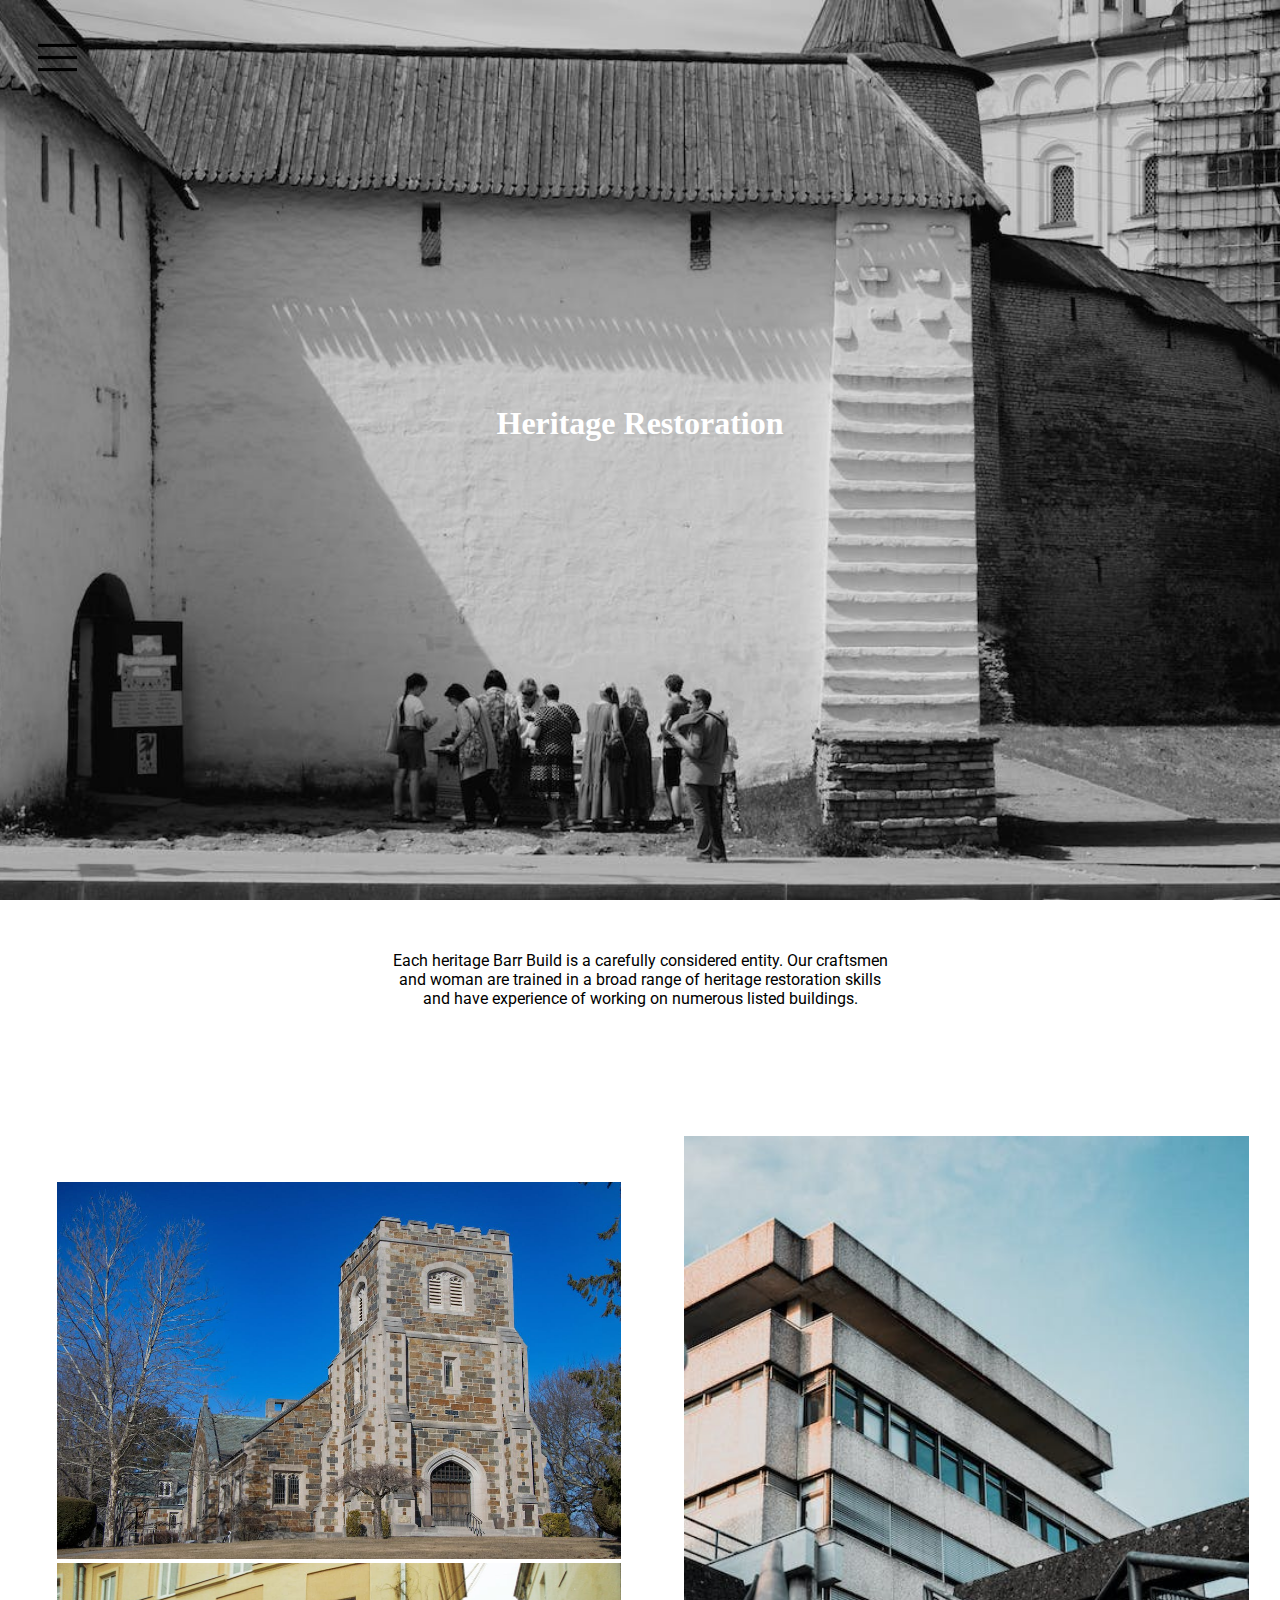
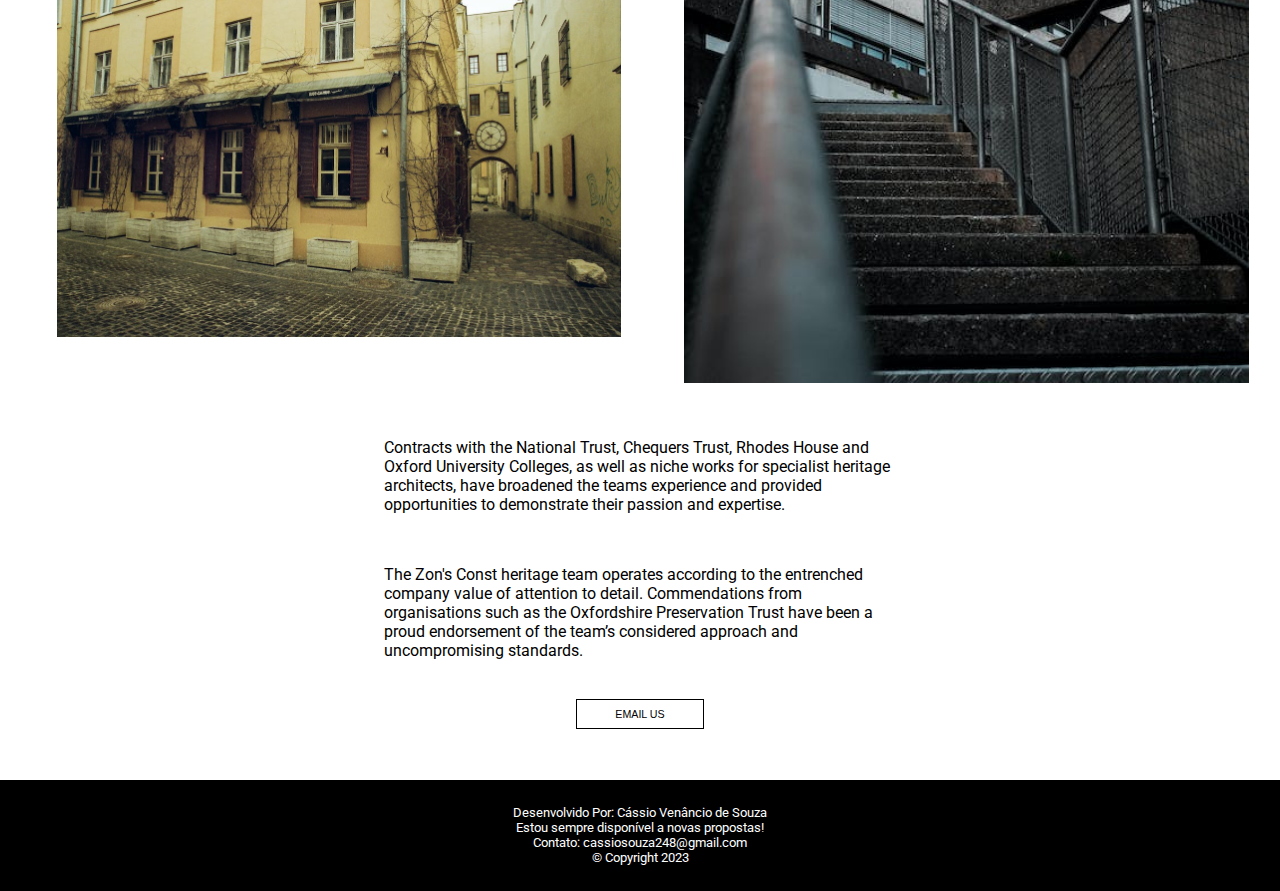
<file: restoration.html>
<!DOCTYPE html>
<html lang="pt-br">
<head>
    <meta charset="UTF-8">
    <meta http-equiv="X-UA-Compatible" content="IE=edge">
    <meta name="viewport" content="width=device-width, initial-scale=1.0">
    <title>Restoration</title>
    <link rel="stylesheet" href="CSS/contractor.css">
</head>
<body onload="ImgSize()">
    <section id="indexsize" class="indexback4">
        <h1>Heritage Restoration</h1>
    </section>
    <section class="contractor">
        <p>Each heritage Barr Build is a carefully considered entity. Our craftsmen and woman are trained in a broad range of heritage restoration skills and have experience of working on numerous listed buildings.</p>
        <div class='container-contract'>
            <div class="ImgSeps">
                <div>
                    <img src="assets/heritage1.jpeg" alt="">
                </div>
                <div>
                    <img src="assets/heritage2.jpeg" alt="">
                </div>
            </div>
            <div>
                <img src="assets/heritage3.jpeg" alt="">
            </div>
        </div>
        <div class="LeftP">
            <p>Contracts with the National Trust, Chequers Trust, Rhodes House and Oxford University Colleges, as well as niche works for specialist heritage architects, have broadened the teams experience and provided opportunities to demonstrate their passion and expertise.</p>
            <p>The Zon's Const heritage team operates according to the entrenched company value of attention to detail. Commendations from organisations such as the Oxfordshire Preservation Trust have been a proud endorsement of the team’s considered approach and uncompromising standards.</p>
            <input type="button" value="EMAIL US">
        </div>
    </section>
    <section id="fixedMenu" class="menu">
        <img id="ImgCallerMenu" src="assets/menu.ico" alt="">
    </section>
    <section id="op" class="options">
        <div class="chooses">
            <p><a href="index.html">HOME</a></p>
            <p><a href="about.html">ABOUT</a></p>
            <p><a href="index.html">PROJECTS</a></p>
            <p><a href="contact.html">CONTACT</a></p>
        </div>
        <div class="contato">
            <aside>GET IN TOUCH</aside>
            <p>cassiosouza248@gmail.com</p>
            <p>55+ (48) 9880-30904</p>
        </div>
    </section>
    <footer>
        <p>Desenvolvido Por: Cássio Venâncio de Souza</p>
        <p>Estou sempre disponível a novas propostas!</p>
        <p>Contato: cassiosouza248@gmail.com</p>
        <p>© Copyright 2023</p>
    </footer>
    <script src="JavaScript/script.js"></script>
</body>
</html>
</file>
<file: CSS/style.css>
@import url('https://fonts.googleapis.com/css2?family=Roboto:wght@100&display=swap');
*{
    margin: 0;
    padding: 0;
    box-sizing: border-box;
}
.indexback{
    background-image: url(house.jpg);
    background-size: cover;
    background-position: center center;
    background-repeat: no-repeat;
    height: 700px;
    width: 100%;
}
.indexback h1{
    position: relative;
    color: #fff;
    text-align: center;
    top: 45%;
    font-size: 25pt;
}
/*Corpo do about*/
.about p{
    text-align: center;
    font-size: 14pt;
}
.about{
    background-color: rgb(204, 204, 204);
    padding: 10% 0 10% 0;
}
.about input{
    display: block;
    margin: auto;
    margin-top: 3%;
    background-color: rgb(204, 204, 204);
    height: 30px;
    width: 40%;
    border: 1px solid black;
    font-size: 8pt;
    cursor: pointer;
    transition: 0.5s;
}
.about input:hover{
    border: 1px solid grey;
    color: gray;
}
/*Services*/
.services img{
    width: 100%;
    display: block;
    margin: 5% auto 0 auto;
    transition: 0.5s;
}
.services img:hover{
    filter: brightness(80%);
}
.services{
    padding: 10% 0 10% 0;
}
.services > div > div{
    width: 97%;
    margin: auto;
}
.services h2{
    font-size: 9pt;
    font-family: 'Roboto', sans-serif;
    margin-left: 2%;
}
.services h3{
    font-size: 17pt;
    font-weight: 500;
    margin-top: 5%;
}
.services p{
    margin-top: 8%;
    font-family: 'Roboto', sans-serif;
}
.services a{
    color: black;
    font-size: 8pt;
    font-weight: 900;
    transition: 0.5s;
}
.services a:hover{
    color: gray;
}
/*Project*/
.project img{
    width: 100%;
    display: block;
    margin: auto;
}
.project{
    background-color: rgb(36, 36, 36);
    padding: 10% 0 10% 0;
    color: #fff;
    font-family: 'Roboto', sans-serif;
}
.project > div > div{
    width: 97%;
    margin: auto;
}
.project h2{
    font-size: 8pt;
    margin-top: 5%;
}
.project h3{
    margin-top: 5%;
}
.project p{
    margin-top: 5%;
    font-size: 10pt;
}
.project input{
    display: block;
    margin: auto;
    margin-top: 5%;
    background-color: rgb(36, 36, 36);
    height: 30px;
    width: 40%;
    color: #fff;
    border: 1px solid rgb(255, 255, 255);
    font-size: 8pt;
    cursor: pointer;
    transition: 0.5s;
}
.project input:hover{
    border: 1px solid grey;
    color: gray;
}
/*Culture*/
.culture{
    padding: 10% 0 10% 0;
    font-family: 'Roboto', sans-serif;
}
.culture img{
    display: block;
    width: 100%;
    margin-top: 10%;
}
.culture > div{
    width: 97%;
    margin: auto;
}
.culture h2{
    font-size: 10pt;
}
.culture p{
    margin-top: 7%;
    font-size: 10pt;
}
.culture h3{
    font-size: 10pt;
    margin-top: 5%;
}
.culture a{
    color: black;
    font-size: 8pt;
    font-weight: 900;
    transition: 0.5s;
    margin-top: 7%;
}
.culture a:hover{
    color: gray;
}
/*Frase*/
.frase{
    background-image: url(housebeach.jpg);
    background-size: cover;
    background-position: center center;
    color: #fff;
    padding: 10% 0 10% 0;
    text-align: center;
    font-family: 'Roboto', sans-serif;
    font-weight: 900;
}
.frase div{
    width: 95%;
    margin: auto;
}
.frase aside{
    margin-top: 2%;
}
.frase p{
    background-color: rgba(128, 128, 128, 0.425);
    border-radius: 10px;
    padding: 2% 0 2% 0;
}
/*Menu*/
.menu{
    position: absolute;
    z-index: 1;
    top: 0;
    width: 10%;
    margin-left: 3%;
    margin-top: 3%;
}
.menu img{
    width: 100%;
}
.menu img:hover{
    cursor: pointer;
    filter: brightness(200%)
}
.chooses{
    margin-top: 20%;
    margin-left: 3%;
    font-size: 20pt;
}
.chooses p{
    margin-top: 4%;
}
.contato{
    position: absolute;
    bottom: 5%;
    left: 3%;
    font-family: 'Roboto', sans-serif;
    font-weight: 600;
    font-size: 12pt;
}
.options{
    position: fixed;
    top: 0;
    left: -100%;
    background-color: #fff;
    height: 100%;
    width: 100%;
}
.options a{
    text-decoration: none;
    color: black;
}
.options a:hover{
    color: gray;
    cursor: pointer;
}
/*Footer*/
footer{
    background-color: black;
    padding: 2% 0 2% 0;
    color: #fff;
    font-size: 10pt;
    font-family: 'Roboto', sans-serif;
}
/*Para pc*/
@keyframes menuanim {
    from{
        left: 0px;
    }
    to{
        left: -100%;
    }
}
@keyframes menuanimopen {
    from{
        left: -100%;
    }
    to{
        left: 0px;
    }
}
@media screen and (min-width: 768px) {
    .about p{
        text-align: center;
        font-size: 20pt;
        width: 60%;
        margin: auto;
    }
    .about input{
        width: 10%;
    }
    .container-services{
        display: flex;
    }
    .services img{
        width: 100%;
    }
    .services{
        padding-top: 5%;
    }
    .services > div > div{
        width: 24%;
    }
    .services h2{
        margin-left: 6px;
    }
    .container-project{
        display: flex;
    }
    .project > div > div{
        margin-left: 4%;
    }
    .project input{
        width: 20%;
    }
    .container-culture{
        display: flex;
    }
    .culture{
        padding-top: 5%;
    }
    .culture > div > div > div{
        width: 30%;
        margin-left: 4%;
        margin-right: 4%;
    }
    .culture h2{
        margin-left: 4%;
    }
    .culture > div > p{
        width: 40%;
        margin-left: 4%;
        margin-top: 3%;
    }
    .frase p{
        width: 50%;
        margin: auto;
        font-size: 25pt;
    }
    .frase aside{
        background-color: rgba(128, 128, 128, 0.425);
        border-radius: 10px;
        width: 40%;
        margin: auto;
    }
    .frase{
        background-image: url(house.jpg);
    }
    footer{
        line-height: 150%;
        text-align: center;
    }
    /*Menu*/
    .menu {
        width: 3%;
    }
    .chooses {
        margin-left: 7%;
    }
    .contato {
        left: 7%;
    }
    .options {
        width: 40%;
    }
}
</file>
<file: CSS/about.css>
@import url('https://fonts.googleapis.com/css2?family=Roboto:wght@100&display=swap');
*{
    margin: 0;
    padding: 0;
    box-sizing: border-box;
    background-color: initial;
}
/*Header*/
header > h1 {
    text-align: center;
    font-family: 'Roboto', sans-serif;
}
.const{
    font-size: 10pt;
}
/*About*/
.container-about h2{
    text-align: center;
    margin-top: 10%;
}
.container-about p{
    margin: 2%;
    text-align: center;
}
.container-about img{
    width: 100%;
    margin: 10% 0 0 0;
}
.MoreAbout{
    position: relative;
    top: -20px;
    z-index: -1;
    background-color: rgb(224, 224, 224);
    padding: 10% 0 10% 0;
}
.MoreAbout p{
    font-family: 'Roboto', sans-serif;
    margin: 10% 2% 0 2%;
}
.bebold{
    font-weight: 900;
}
/*Team*/
.container-team img{
    width: 100%;
    margin-top: 5%;
}
.theteam h2{
    font-size: 10pt;
    margin-left: 2%;
    font-family: 'Roboto', sans-serif;
    font-weight: 900;
}
.theteam p{
    margin: 1% 0 0 2%;
    font-family: 'Roboto', sans-serif;
    font-size: 11pt;
}
.container-teamPC{
    display: none;
}
.teamCell img{
    width: 100%;
    margin-top: 5%;
}
.teamCell p{
    text-align: center;
}
.flexbuttons{
    display: flex;
}
#right{
    position: absolute;
    left: 0;
    font-weight: 900;
}
#left{
    position: absolute;
    right: 0;
    font-weight: 900;
}
#right:hover, #left:hover{
    cursor: pointer;
}
/*Projects*/
.projects{
    padding: 6% 0 10% 0;
    margin-top: 9%;
    background-color: gainsboro;
}
.projects p{
    text-align: center;
}
.projects input{
    display: block;
    margin: auto;
    margin-top: 5%;
    height: 30px;
    width: 40%;
    border: 1px solid black;
    font-size: 8pt;
    cursor: pointer;
    background-color: gainsboro;
    transition: 0.5s;
}
.projects input:hover{
    border: 1px solid grey;
    color: gray;
}
/*Menu*/
.menu{
    position: absolute;
    z-index: 1;
    top: 0;
    width: 10%;
    margin-left: 3%;
    margin-top: 3%;
}
.menu img{
    width: 100%;
}
.menu img:hover{
    cursor: pointer;
    filter: brightness(200%)
}
.chooses{
    margin-top: 20%;
    margin-left: 3%;
    font-size: 20pt;
}
.chooses p{
    margin-top: 4%;
}
.contato{
    position: absolute;
    bottom: 5%;
    left: 3%;
    font-family: 'Roboto', sans-serif;
    font-weight: 600;
    font-size: 12pt;
}
.options{
    position: fixed;
    top: 0;
    left: -100%;
    background-color: #fff;
    height: 100%;
    width: 100%;
}
.options a{
    text-decoration: none;
    color: black;
}
.options a:hover{
    color: gray;
    cursor: pointer;
}
footer{
    background-color: black;
    padding: 2% 0 2% 0;
    color: #fff;
    font-size: 10pt;
    font-family: 'Roboto', sans-serif;
    text-align: center;
}
/*Animations*/
@keyframes menuanim {
    from{
        left: 0px;
    }
    to{
        left: -100%;
    }
}
@keyframes menuanimopen {
    from{
        left: -100%;
    }
    to{
        left: 0px;
    }
}
@media screen and (min-width: 768px) {
    /*Titulo*/
    header{
        margin-top: 1%;
        font-size: 30pt;
    }
    /*About*/
    .container-about h2{
        font-size: 40pt;
    }
    .container-about p{
        font-size: 20pt;
        width: 40%;
        margin: 4% auto 0 auto;
    }
    .MoreAbout{
        padding: 3% 0 5% 0;
    }
    .MoreAbout p{
        margin: 2% auto 0 auto;
        width: 30%;
    }
    /*The team*/
    .teamCell{
        display: none;
    }
    .container-teamPC{
        display: flex;
        justify-content: space-between;
        margin: 3% 2% 0 2%;
    }
    .container-teamPC p{
        text-align: center;
    }
    .container-teamPC div{
        width: 23%;
    }
    .container-teamPC img{
        width: 100%;
    }
    .theteam > p{
        width: 30%;
    }
    /*Projects*/
    .projects{
        padding: 6% 0 6% 0;
    }
    .projects p{
        width: 40%;
        margin: auto;
        font-size: 20pt;
    }
    .projects input{
        width: 10%;
    }
    /*Menu*/
    .menu {
        width: 3%;
    }
    .chooses {
        margin-left: 7%;
    }
    .contato {
        left: 7%;
    }
    .options {
        width: 40%;
    }
}
</file>
<file: CSS/contractor.css>
@import url('https://fonts.googleapis.com/css2?family=Roboto:wght@100&display=swap');
*{
    margin: 0;
    padding: 0;
    box-sizing: border-box;
}
/*Titulo*/
.indexback{
    background-image: url(contractor.jpg);
    background-position: center center;
    background-size: cover;
    width: 100%;
    height: 700px;
}
.indexback h1{
    position: relative;
    top: 45%;
    text-align: center;
    color: #fff;
}
/*Direct back*/
.indexback2{
    background-image: url(direct.jpg);
    background-position: center center;
    background-size: cover;
    width: 100%;
    height: 700px;
}
.indexback2 h1{
    position: relative;
    top: 45%;
    text-align: center;
    color: #fff;
}
/*Commercial back*/
.indexback3{
    background-image: url(commercial.jpeg);
    background-position: center center;
    background-size: cover;
    width: 100%;
    height: 700px;
}
.indexback3 h1{
    position: relative;
    top: 45%;
    text-align: center;
    color: #fff;
}
/*Resotarion back*/
.indexback4{
    background-image: url(heritage.jpeg);
    background-position: center center;
    background-size: cover;
    width: 100%;
    height: 700px;
}
.indexback4 h1{
    position: relative;
    top: 45%;
    text-align: center;
    color: #fff;
}
/*Body contractor*/
.contractor {
    font-family: 'roboto', arial, helvetica, sans-serif;
}
.contractor p{
    padding-top: 10%;
    margin: auto;
    width: 90%;
    text-align: center;
}
.contractor img{
    width: 100%;
}
.container-contract{
    display: flex;
    padding-top: 10%;
    margin-left: 2%;
}
.container-contract > div{
    width: 45%;
    margin: auto;
}
.LeftP p{
    text-align: left;
}
.contractor h2{
    text-align: center;
    font-size: 15pt;
    margin-top: 10%;
}
.contractor input{
    display: block;
    margin: auto;
    margin-top: 3%;
    background-color: transparent;
    height: 30px;
    width: 40%;
    border: 1px solid black;
    font-size: 8pt;
    cursor: pointer;
    transition: 0.5s;
}
.contractor input:hover{
    border: 1px solid grey;
    color: gray;
}
/*Menu*/
.menu{
    position: absolute;
    z-index: 1;
    top: 0;
    width: 10%;
    margin-left: 3%;
    margin-top: 3%;
}
.menu img{
    width: 100%;
}
.menu img:hover{
    cursor: pointer;
    filter: brightness(200%)
}
.chooses{
    margin-top: 20%;
    margin-left: 3%;
    font-size: 20pt;
}
.chooses p{
    margin-top: 4%;
}
.contato{
    position: absolute;
    bottom: 5%;
    left: 3%;
    font-family: 'Roboto', sans-serif;
    font-weight: 600;
    font-size: 12pt;
}
.options{
    position: fixed;
    top: 0;
    left: -100%;
    background-color: #fff;
    height: 100%;
    width: 100%;
}
.options a{
    text-decoration: none;
    color: black;
}
.options a:hover{
    color: gray;
    cursor: pointer;
}
/*Footer*/
footer{
    margin-top: 4%;
    background-color: black;
    padding: 2% 0 2% 0;
    color: #fff;
    font-size: 10pt;
    font-family: 'Roboto', sans-serif;
    text-align: center;
}
@keyframes menuanim {
    from{
        left: 0px;
    }
    to{
        left: -100%;
    }
}
@keyframes menuanimopen {
    from{
        left: -100%;
    }
    to{
        left: 0px;
    }
}
/*Para pc*/
@media screen and (min-width: 768px){
    /*P do contractor*/
        .contractor p{
            width: 40%;
            padding-top: 4%;
        }
        /*Input*/
        .contractor input{
            width: 10%;
        }
        /*Menu*/
        .menu {
            width: 3%;
        }
        .chooses {
            margin-left: 7%;
        }
        .contato {
            left: 7%;
        }
        .options {
            width: 40%;
        }
}
</file>
<file: CSS/contact.css>
@import url('https://fonts.googleapis.com/css2?family=Roboto:wght@100&display=swap');
*{
    margin: 0;
    padding: 0;
    box-sizing: border-box;
    background-color: initial;
}
/*Header*/
header > h1 {
    text-align: center;
    font-family: 'Roboto', sans-serif;
}
.const{
    font-size: 10pt;
}
/*Main*/
.Frase p{
    width: 90%;
    text-align: center;
    font-size: 14pt;
    margin: auto;
    padding-top: 5%;
}
/*Form*/
.forms{
    padding: 5% 0 5% 0;
    font-family: 'roboto', sans-serif;
    width: 70%;
    margin: auto;
}
.forms input{
    display: block;
    border: 1px solid black;
    height: 30px;
    width: 100%;
}
.forms select{
    font-family: 'roboto', sans-serif;
    display: block;
    border: 1px solid black;
    height: 30px;
    width: 100%;
}
.forms p{
    margin-top: 3%;
    text-align: left;
    font-size: 10pt;
}
.forms textarea{
    font-family: 'roboto', sans-serif;
    width: 100%;
}
/*Menu*/
.menu{
    position: absolute;
    z-index: 1;
    top: 0;
    width: 10%;
    margin-left: 3%;
    margin-top: 3%;
}
.menu img{
    width: 100%;
}
.menu img:hover{
    cursor: pointer;
    filter: brightness(200%)
}
.chooses{
    margin-top: 20%;
    margin-left: 3%;
    font-size: 20pt;
}
.chooses p{
    margin-top: 4%;
}
.contato{
    position: absolute;
    bottom: 5%;
    left: 3%;
    font-family: 'Roboto', sans-serif;
    font-weight: 600;
    font-size: 12pt;
}
.options{
    position: fixed;
    top: 0;
    left: -100%;
    background-color: #fff;
    height: 100%;
    width: 100%;
}
.options a{
    text-decoration: none;
    color: black;
}
.options a:hover{
    color: gray;
    cursor: pointer;
}
/*Footer*/
footer{
    background-color: black;
    padding: 2% 0 2% 0;
    color: #fff;
    font-size: 10pt;
    font-family: 'Roboto', sans-serif;
    text-align: center;
}
/*Animations*/
@keyframes menuanim {
    from{
        left: 0px;
    }
    to{
        left: -100%;
    }
}
@keyframes menuanimopen {
    from{
        left: -100%;
    }
    to{
        left: 0px;
    }
}
@media screen and (min-width: 768px) {
    /*Titulo*/
    header{
        margin-top: 1%;
        font-size: 30pt;
    }
    .Frase p{
        width: 50%;
    }
    /*Form*/
    .container-form{
        display: flex;
        justify-content: space-between;
    }
    .container-form div{
        width: 48%;
    }
    .forms{
        width: 50%;
    }
    /*Menu*/
    .menu {
        width: 3%;
    }
    .chooses {
        margin-left: 7%;
    }
    .contato {
        left: 7%;
    }
    .options {
        width: 40%;
    }
}
</file>
